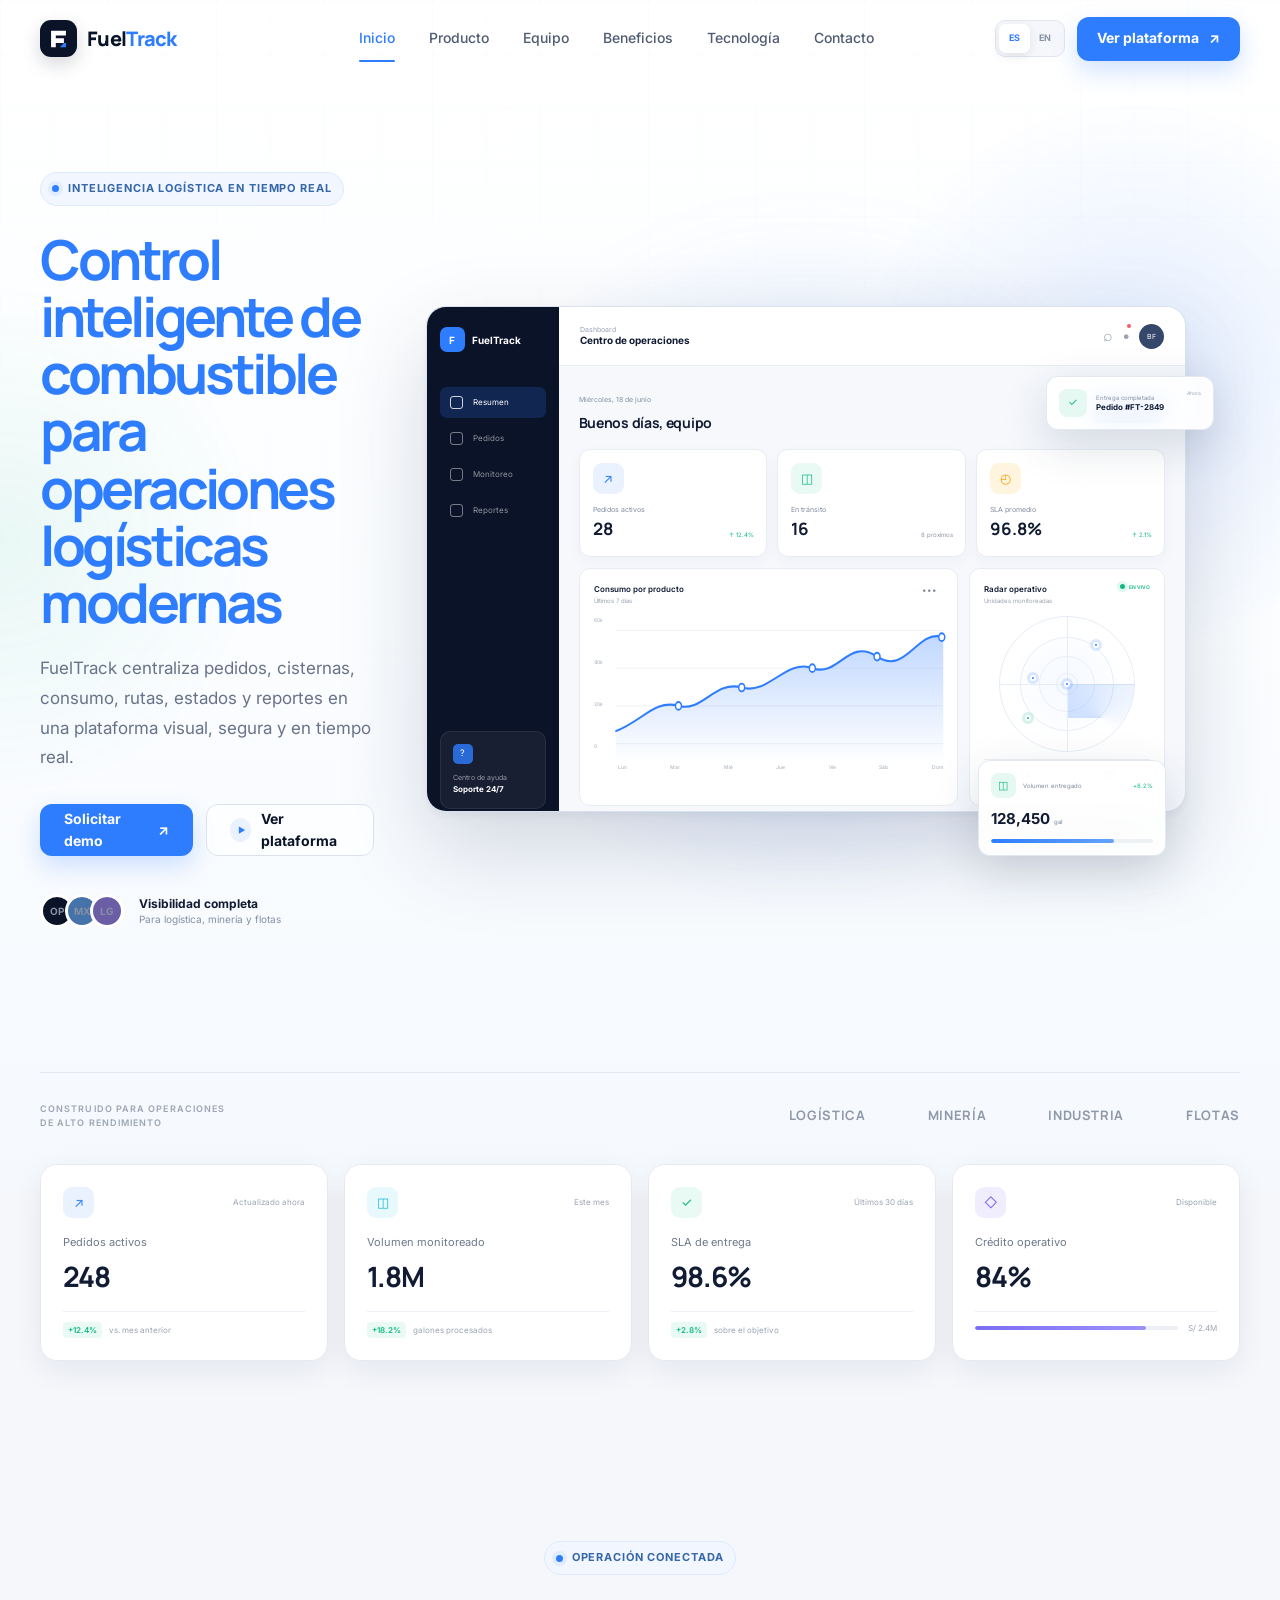
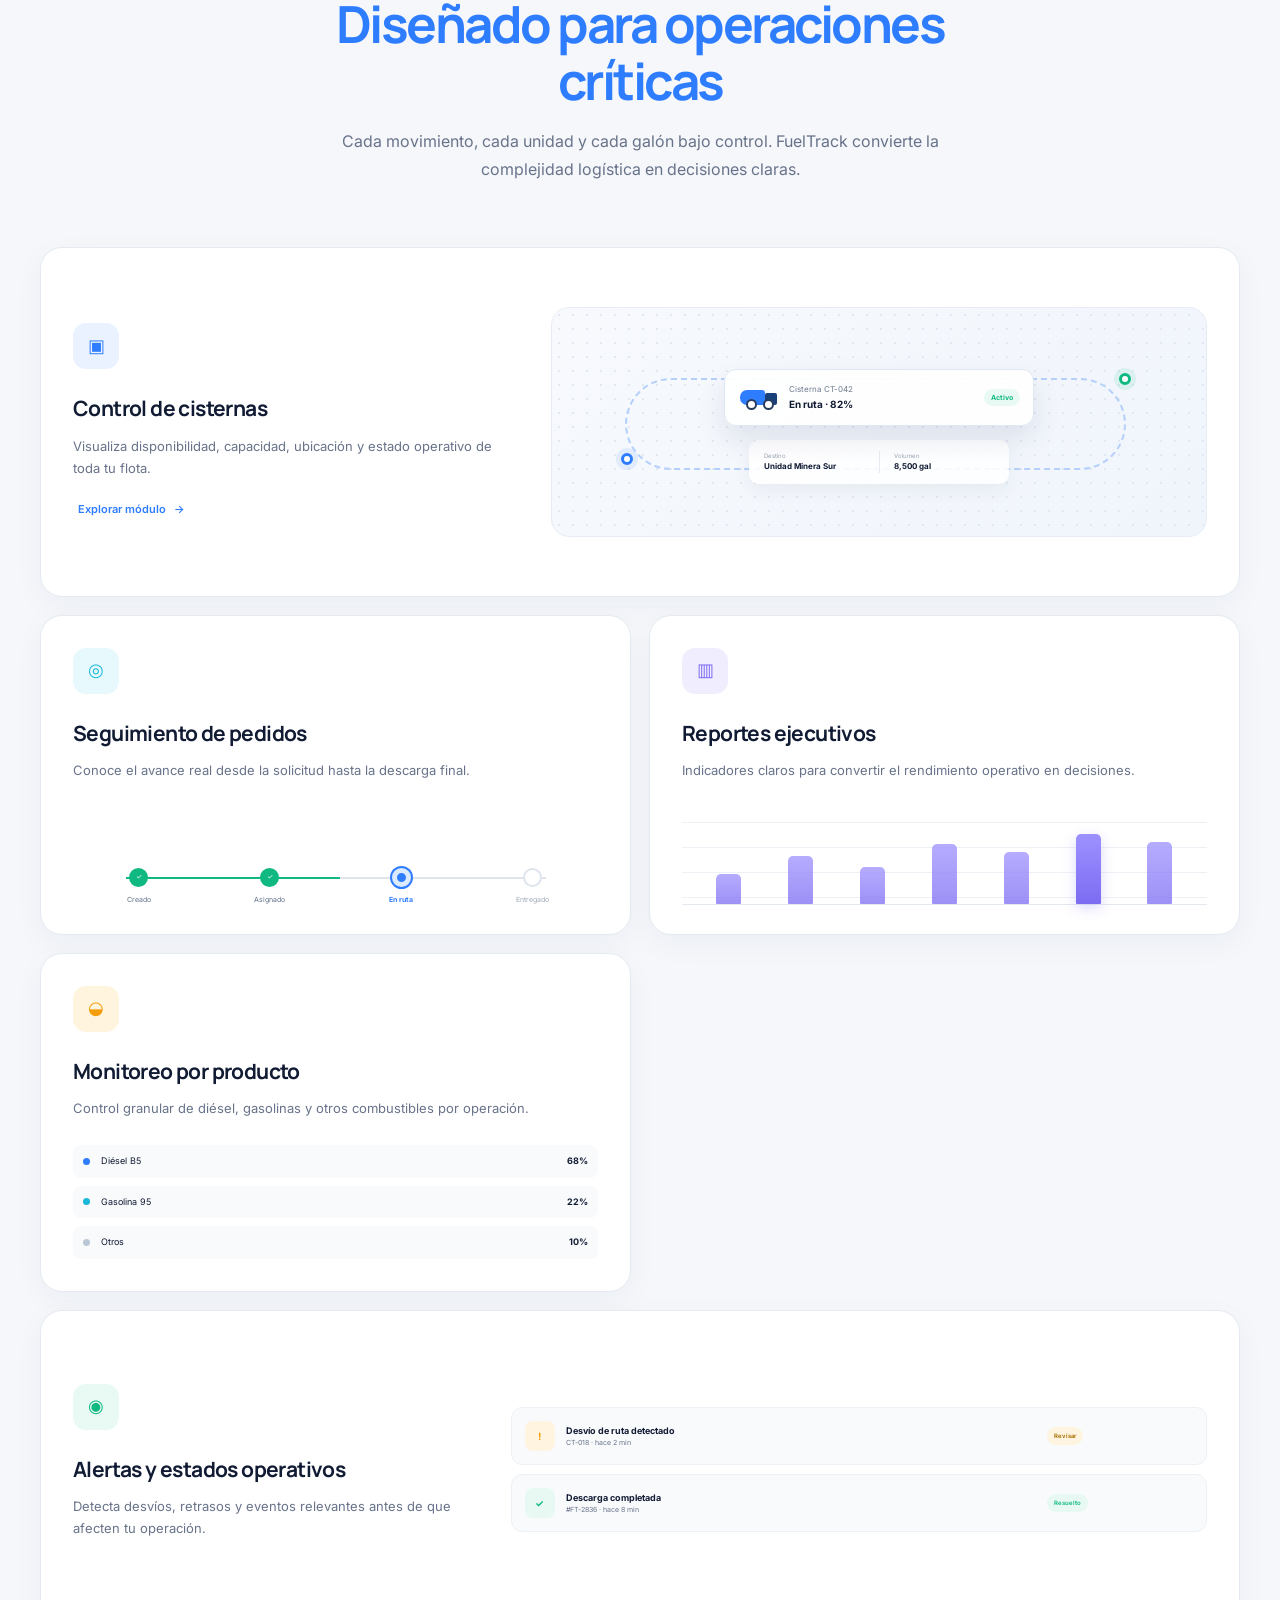
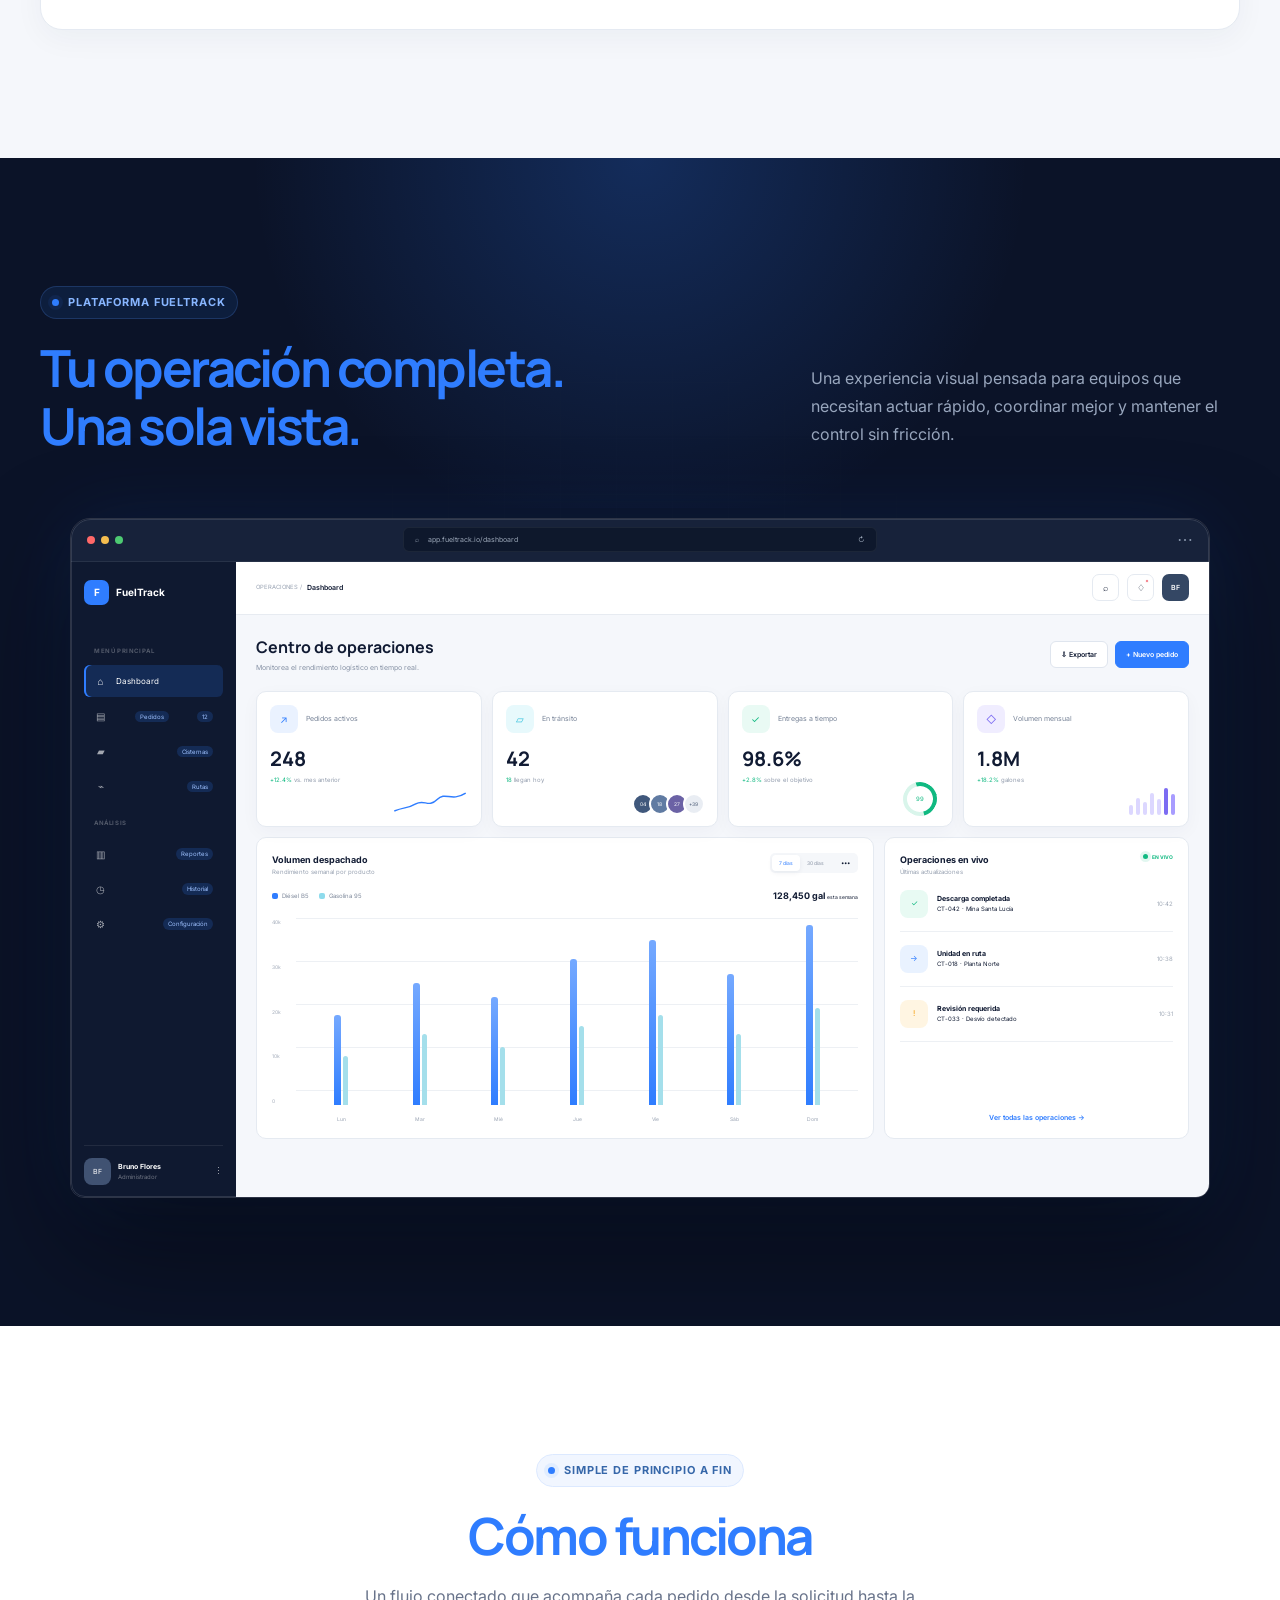
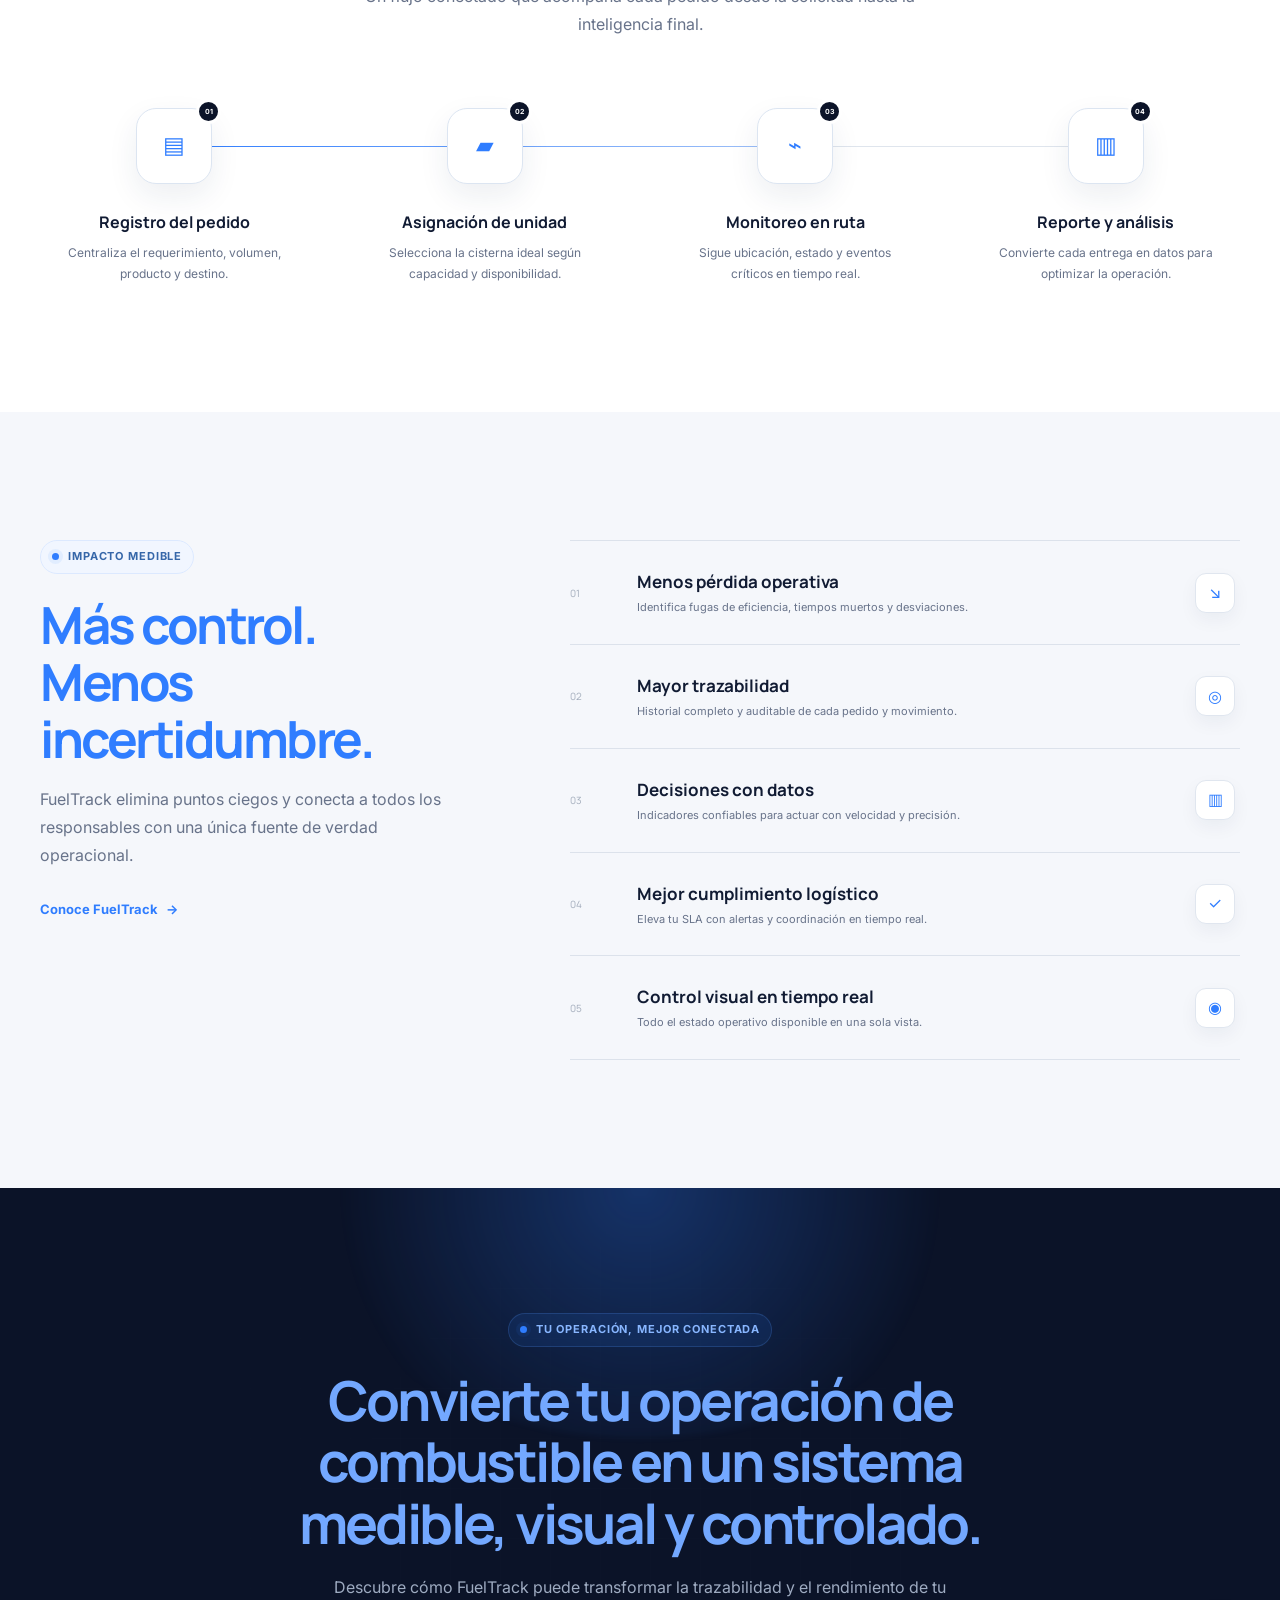
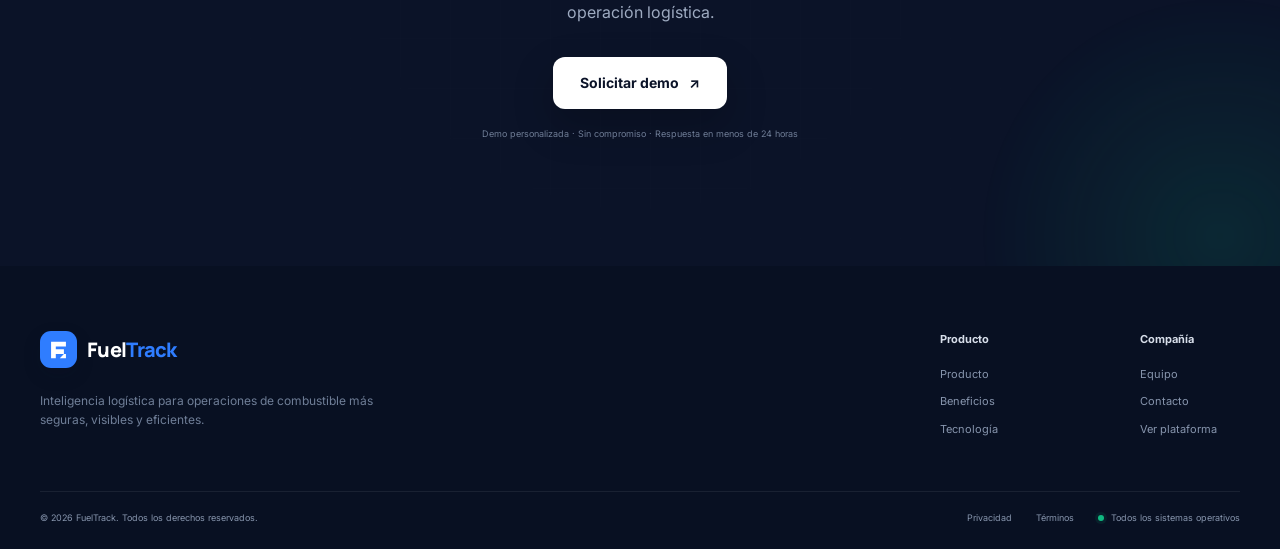
<file: index.html>
<!doctype html>
<html lang="es">
<head>
  <meta charset="UTF-8">
  <meta name="viewport" content="width=device-width, initial-scale=1.0">
  <meta name="description" data-i18n-content="home_meta_description" content="FuelTrack centraliza pedidos, cisternas, consumo, rutas, estados y reportes para operaciones logísticas de combustible.">
  <meta name="theme-color" content="#0b1328">
  <title data-i18n="home_meta_title">FuelTrack — Control inteligente de combustible</title>
  <link rel="preconnect" href="https://fonts.googleapis.com">
  <link rel="preconnect" href="https://fonts.gstatic.com" crossorigin>
  <link href="https://fonts.googleapis.com/css2?family=Inter:wght@400;500;600;700&amp;family=Manrope:wght@600;700;800&amp;display=swap" rel="stylesheet">
  <link rel="stylesheet" href="styles.css">
</head>
<body data-page="home">
  <a class="skip-link" href="#main" data-i18n="skip_link">Ir al contenido</a>

  <header class="site-header" data-header>
    <div class="container nav-wrap">
      <a class="brand" href="index.html" aria-label="FuelTrack">
        <span class="brand-mark" aria-hidden="true"><svg viewBox="0 0 40 40"><path d="M9 8.5h22v7H16v4h12v7H16V33H9V8.5Z"/><path class="mark-accent" d="M28 26.5h3V33h-9l6-6.5Z"/></svg></span>
        <span>Fuel<span>Track</span></span>
      </a>
      <nav class="desktop-nav" data-i18n-aria-label="nav_aria">
        <a class="active" href="index.html" data-i18n="nav_home">Inicio</a>
        <a href="about-product.html" data-i18n="nav_product">Producto</a>
        <a href="about-team.html" data-i18n="nav_team">Equipo</a>
        <a href="#beneficios" data-i18n="nav_benefits">Beneficios</a>
        <a href="#tecnologia" data-i18n="nav_technology">Tecnología</a>
        <a href="#contacto" data-i18n="nav_contact">Contacto</a>
      </nav>
      <div class="nav-tools">
        <div class="lang-switcher" data-lang-switcher aria-label="Language selector">
          <button class="lang-btn active" type="button" data-lang="es">ES</button><button class="lang-btn" type="button" data-lang="en">EN</button>
        </div>
        <a class="button button-primary button-sm nav-cta" href="https://fueltrack-frontend-vue.onrender.com/" target="_blank" rel="noopener noreferrer"><span data-i18n="nav_platform">Ver plataforma</span><span aria-hidden="true">↗</span></a>
      </div>
      <button class="menu-toggle" type="button" data-i18n-aria-label="menu_open" aria-label="Abrir menú" aria-expanded="false" data-menu-toggle><span></span><span></span></button>
    </div>
    <nav class="mobile-nav" data-i18n-aria-label="nav_mobile_aria" data-mobile-nav>
      <a href="index.html" data-i18n="nav_home">Inicio</a><a href="about-product.html" data-i18n="nav_product">Producto</a><a href="about-team.html" data-i18n="nav_team">Equipo</a><a href="#beneficios" data-i18n="nav_benefits">Beneficios</a><a href="#tecnologia" data-i18n="nav_technology">Tecnología</a><a href="#contacto" data-i18n="nav_contact">Contacto</a>
      <div class="mobile-nav-tools"><div class="lang-switcher"><button class="lang-btn active" type="button" data-lang="es">ES</button><button class="lang-btn" type="button" data-lang="en">EN</button></div><a class="button button-primary" href="https://fueltrack-frontend-vue.onrender.com/" target="_blank" rel="noopener noreferrer"><span data-i18n="nav_platform">Ver plataforma</span><span aria-hidden="true">↗</span></a></div>
    </nav>
  </header>

  <main id="main">
    <section class="hero" id="inicio">
      <div class="hero-orb hero-orb-one" aria-hidden="true"></div><div class="hero-orb hero-orb-two" aria-hidden="true"></div>
      <div class="container hero-grid">
        <div class="hero-copy reveal">
          <div class="eyebrow"><span class="status-dot"></span><span data-i18n="hero_badge">Inteligencia logística en tiempo real</span></div>
          <h1><span data-i18n="hero_title">Control inteligente de combustible para</span> <span data-i18n="hero_title_accent">operaciones logísticas modernas</span></h1>
          <p data-i18n="hero_subtitle">FuelTrack centraliza pedidos, cisternas, consumo, rutas, estados y reportes en una plataforma visual, segura y en tiempo real.</p>
          <div class="hero-actions">
            <a class="button button-primary" href="#contacto"><span data-i18n="demo_button">Solicitar demo</span><span aria-hidden="true">↗</span></a>
            <a class="button button-secondary" href="https://fueltrack-frontend-vue.onrender.com/" target="_blank" rel="noopener noreferrer"><span class="play-icon" aria-hidden="true">▶</span><span data-i18n="nav_platform">Ver plataforma</span></a>
          </div>
          <div class="hero-trust"><div class="avatar-stack" aria-hidden="true"><span>OP</span><span>MX</span><span>LG</span></div><div><strong data-i18n="hero_trust_title">Visibilidad completa</strong><span data-i18n="hero_trust_text">Para logística, minería y flotas</span></div></div>
        </div>

        <div class="hero-visual reveal" data-delay="150" data-i18n-aria-label="platform_preview_aria" aria-label="Vista previa de la plataforma FuelTrack">
          <div class="visual-glow" aria-hidden="true"></div>
          <div class="dashboard-shell hero-dashboard">
            <aside class="dash-sidebar"><div class="dash-logo"><span class="mini-mark">F</span><span>FuelTrack</span></div><div class="dash-menu"><span class="selected"><i class="icon-grid"></i><b data-i18n="dash_summary">Resumen</b></span><span><i class="icon-box"></i><b data-i18n="dash_orders">Pedidos</b></span><span><i class="icon-route"></i><b data-i18n="dash_monitoring">Monitoreo</b></span><span><i class="icon-chart"></i><b data-i18n="dash_reports">Reportes</b></span></div><div class="dash-help"><i>?</i><small data-i18n="dash_help">Centro de ayuda</small><strong data-i18n="dash_support">Soporte 24/7</strong></div></aside>
            <div class="dash-main">
              <div class="dash-topbar"><div><span>Dashboard</span><strong data-i18n="dash_operations_center">Centro de operaciones</strong></div><div class="dash-user"><span class="dash-search">⌕</span><span class="notification">•</span><i>BF</i></div></div>
              <div class="dash-content">
                <div class="dash-welcome"><div><span data-i18n="dash_date">Miércoles, 18 de junio</span><h3 data-i18n="dash_greeting">Buenos días, equipo</h3></div><button><span aria-hidden="true">+</span> <span data-i18n="dash_new_order">Nuevo pedido</span></button></div>
                <div class="dash-kpis">
                  <article><div class="metric-icon blue">↗</div><span data-i18n="metric_active_orders">Pedidos activos</span><strong>28</strong><small class="up">↑ 12.4%</small></article>
                  <article><div class="metric-icon green">◫</div><span data-i18n="metric_in_transit">En tránsito</span><strong>16</strong><small class="muted"><span>8</span> <span data-i18n="metric_upcoming">próximos</span></small></article>
                  <article><div class="metric-icon amber">◴</div><span data-i18n="metric_avg_sla">SLA promedio</span><strong>96.8%</strong><small class="up">↑ 2.1%</small></article>
                </div>
                <div class="dash-row">
                  <article class="panel consumption-panel"><div class="panel-head"><div><span data-i18n="consumption_product">Consumo por producto</span><small data-i18n="last_7_days">Últimos 7 días</small></div><button aria-label="Options">•••</button></div><div class="chart-area"><div class="chart-labels"><span>60k</span><span>40k</span><span>20k</span><span>0</span></div><svg class="area-chart" viewBox="0 0 440 155" preserveAspectRatio="none" aria-hidden="true"><defs><linearGradient id="chartFill" x1="0" y1="0" x2="0" y2="1"><stop offset="0" stop-color="#2f7dff" stop-opacity=".30"/><stop offset="1" stop-color="#2f7dff" stop-opacity="0"/></linearGradient></defs><path class="chart-grid" d="M0 18H440M0 57H440M0 96H440M0 135H440"/><path class="chart-fill" d="M0 122 C35 112 52 89 84 96 S133 69 169 77 S229 47 264 57 S312 25 351 45 S405 16 440 25 L440 155 L0 155Z"/><path class="chart-line" d="M0 122 C35 112 52 89 84 96 S133 69 169 77 S229 47 264 57 S312 25 351 45 S405 16 440 25"/><g class="chart-points"><circle cx="84" cy="96" r="4"/><circle cx="169" cy="77" r="4"/><circle cx="264" cy="57" r="4"/><circle cx="351" cy="45" r="4"/><circle cx="438" cy="25" r="4"/></g></svg></div><div class="chart-days"><span data-i18n="day_mon">Lun</span><span data-i18n="day_tue">Mar</span><span data-i18n="day_wed">Mié</span><span data-i18n="day_thu">Jue</span><span data-i18n="day_fri">Vie</span><span data-i18n="day_sat">Sáb</span><span data-i18n="day_sun">Dom</span></div></article>
                  <article class="panel radar-panel"><div class="panel-head"><div><span data-i18n="radar_title">Radar operativo</span><small data-i18n="radar_units">Unidades monitoreadas</small></div><span class="live"><i></i><b data-i18n="live">EN VIVO</b></span></div><div class="radar-visual" aria-hidden="true"><div class="radar-ring ring-one"></div><div class="radar-ring ring-two"></div><div class="radar-ring ring-three"></div><div class="radar-sweep"></div><span class="radar-center"></span><span class="radar-dot dot-a"></span><span class="radar-dot dot-b"></span><span class="radar-dot dot-c"></span></div><div class="radar-stats"><div><strong>24</strong><span data-i18n="active_units">Activas</span></div><div><strong>03</strong><span data-i18n="alerts">Alertas</span></div></div></article>
                </div>
              </div>
            </div>
          </div>
          <div class="floating-card floating-status"><span class="float-icon">✓</span><div><small data-i18n="delivery_complete">Entrega completada</small><strong><span data-i18n="order_label">Pedido</span> #FT-2849</strong></div><time data-i18n="now">Ahora</time></div>
          <div class="floating-card floating-fuel"><div class="fuel-top"><span class="float-icon blue">◫</span><span data-i18n="delivered_volume">Volumen entregado</span><small>+8.2%</small></div><strong>128,450 <i>gal</i></strong><div class="mini-progress"><span></span></div></div>
        </div>
      </div>
      <div class="container partner-strip reveal"><span data-i18n="built_for">CONSTRUIDO PARA OPERACIONES DE ALTO RENDIMIENTO</span><div><strong data-i18n="industry_logistics">LOGÍSTICA</strong><strong data-i18n="industry_mining">MINERÍA</strong><strong data-i18n="industry_industry">INDUSTRIA</strong><strong data-i18n="industry_fleets">FLOTAS</strong></div></div>
    </section>

    <section class="metrics-section" data-i18n-aria-label="metrics_aria">
      <div class="container metric-grid">
        <article class="metric-card reveal"><div class="metric-heading"><span class="metric-icon blue">↗</span><small data-i18n="updated_now">Actualizado ahora</small></div><span data-i18n="metric_active_orders">Pedidos activos</span><strong data-counter="248">0</strong><div class="metric-foot"><i class="positive">+12.4%</i><span data-i18n="vs_previous_month">vs. mes anterior</span></div></article>
        <article class="metric-card reveal" data-delay="80"><div class="metric-heading"><span class="metric-icon cyan">◫</span><small data-i18n="this_month">Este mes</small></div><span data-i18n="monitored_volume">Volumen monitoreado</span><strong data-counter="1.8" data-suffix="M">0</strong><div class="metric-foot"><i class="positive">+18.2%</i><span data-i18n="gallons_processed">galones procesados</span></div></article>
        <article class="metric-card reveal" data-delay="160"><div class="metric-heading"><span class="metric-icon green">✓</span><small data-i18n="last_30_days">Últimos 30 días</small></div><span data-i18n="delivery_sla">SLA de entrega</span><strong data-counter="98.6" data-suffix="%">0</strong><div class="metric-foot"><i class="positive">+2.8%</i><span data-i18n="above_target">sobre el objetivo</span></div></article>
        <article class="metric-card reveal" data-delay="240"><div class="metric-heading"><span class="metric-icon violet">◇</span><small data-i18n="available">Disponible</small></div><span data-i18n="operating_credit">Crédito operativo</span><strong data-counter="84" data-suffix="%">0</strong><div class="metric-foot progress-foot"><div class="progress"><span style="width:84%"></span></div><span>S/ 2.4M</span></div></article>
      </div>
    </section>

    <section class="critical section" id="beneficios">
      <div class="container">
        <div class="section-heading centered reveal"><div class="eyebrow"><span class="status-dot"></span><span data-i18n="critical_badge">Operación conectada</span></div><h2><span data-i18n="critical_title">Diseñado para</span> <span data-i18n="critical_title_accent">operaciones críticas</span></h2><p data-i18n="critical_text">Cada movimiento, cada unidad y cada galón bajo control. FuelTrack convierte la complejidad logística en decisiones claras.</p></div>
        <div class="features-grid">
          <article class="feature-card feature-large reveal"><div class="feature-copy"><span class="feature-icon blue">▣</span><h3 data-i18n="feature_tanks_title">Control de cisternas</h3><p data-i18n="feature_tanks_text">Visualiza disponibilidad, capacidad, ubicación y estado operativo de toda tu flota.</p><a href="about-product.html"><span data-i18n="explore_module">Explorar módulo</span> <span>→</span></a></div><div class="truck-visual" aria-hidden="true"><div class="route-line"></div><span class="route-point start"></span><span class="route-point end"></span><div class="truck-card"><div class="truck-icon"><span></span><i></i><b></b></div><div><small>Cisterna CT-042</small><strong><span data-i18n="in_route">En ruta</span> · 82%</strong></div><em data-i18n="active_status">Activo</em></div><div class="truck-info"><div><span data-i18n="destination">Destino</span><strong data-i18n="mine_south">Unidad Minera Sur</strong></div><div><span data-i18n="volume">Volumen</span><strong>8,500 gal</strong></div></div></div></article>
          <article class="feature-card reveal" data-delay="80"><span class="feature-icon cyan">◎</span><h3 data-i18n="feature_orders_title">Seguimiento de pedidos</h3><p data-i18n="feature_orders_text">Conoce el avance real desde la solicitud hasta la descarga final.</p><div class="order-track" aria-hidden="true"><span class="done"><i>✓</i><b data-i18n="created">Creado</b></span><span class="done"><i>✓</i><b data-i18n="assigned">Asignado</b></span><span class="active"><i></i><b data-i18n="in_route">En ruta</b></span><span><i></i><b data-i18n="delivered">Entregado</b></span></div></article>
          <article class="feature-card reveal" data-delay="120"><span class="feature-icon violet">▥</span><h3 data-i18n="feature_reports_title">Reportes ejecutivos</h3><p data-i18n="feature_reports_text">Indicadores claros para convertir el rendimiento operativo en decisiones.</p><div class="mini-bars" aria-hidden="true"><span style="height:42%"></span><span style="height:68%"></span><span style="height:52%"></span><span style="height:86%"></span><span style="height:74%"></span><span style="height:100%"></span><span style="height:88%"></span></div></article>
          <article class="feature-card reveal"><span class="feature-icon amber">◒</span><h3 data-i18n="feature_products_title">Monitoreo por producto</h3><p data-i18n="feature_products_text">Control granular de diésel, gasolinas y otros combustibles por operación.</p><div class="product-list"><div><i class="product-dot diesel"></i><span>Diésel B5</span><strong>68%</strong></div><div><i class="product-dot gas"></i><span>Gasolina 95</span><strong>22%</strong></div><div><i class="product-dot other"></i><span data-i18n="others">Otros</span><strong>10%</strong></div></div></article>
          <article class="feature-card feature-wide reveal" data-delay="80"><div class="feature-copy"><span class="feature-icon green">◉</span><h3 data-i18n="feature_alerts_title">Alertas y estados operativos</h3><p data-i18n="feature_alerts_text">Detecta desvíos, retrasos y eventos relevantes antes de que afecten tu operación.</p></div><div class="alerts-list"><div><span class="alert-icon warning">!</span><p><strong data-i18n="route_deviation">Desvío de ruta detectado</strong><small><span>CT-018</span> · <span data-i18n="two_minutes_ago">hace 2 min</span></small></p><em data-i18n="review">Revisar</em></div><div><span class="alert-icon success">✓</span><p><strong data-i18n="unloading_complete">Descarga completada</strong><small><span>#FT-2836</span> · <span data-i18n="eight_minutes_ago">hace 8 min</span></small></p><em class="completed" data-i18n="resolved">Resuelto</em></div></div></article>
        </div>
      </div>
    </section>

    <section class="showcase section" id="plataforma">
      <div class="showcase-glow" aria-hidden="true"></div><div class="container">
        <div class="section-heading split reveal"><div><div class="eyebrow dark"><span class="status-dot"></span><span data-i18n="showcase_badge">Plataforma FuelTrack</span></div><h2><span data-i18n="showcase_title">Tu operación completa.</span><br><span data-i18n="showcase_title_accent">Una sola vista.</span></h2></div><p data-i18n="showcase_text">Una experiencia visual pensada para equipos que necesitan actuar rápido, coordinar mejor y mantener el control sin fricción.</p></div>
        <div class="browser-mockup reveal" data-delay="120">
          <div class="browser-bar"><div class="window-controls"><i></i><i></i><i></i></div><div class="address-bar"><span>⌕</span> app.fueltrack.io/dashboard <i>↻</i></div><div class="browser-actions">⋯</div></div>
          <div class="product-ui"><aside class="product-sidebar"><div class="dash-logo"><span class="mini-mark">F</span><span>FuelTrack</span></div><div class="product-nav"><small data-i18n="main_menu">MENÚ PRINCIPAL</small><span class="selected"><i>⌂</i> Dashboard</span><span><i>▤</i><b data-i18n="dash_orders">Pedidos</b><b>12</b></span><span><i>▰</i><b data-i18n="tanks">Cisternas</b></span><span><i>⌁</i><b data-i18n="routes">Rutas</b></span><small data-i18n="analysis">ANÁLISIS</small><span><i>▥</i><b data-i18n="dash_reports">Reportes</b></span><span><i>◷</i><b data-i18n="history">Historial</b></span><span><i>⚙</i><b data-i18n="settings">Configuración</b></span></div><div class="sidebar-account"><i>BF</i><div><strong>Bruno Flores</strong><small data-i18n="administrator">Administrador</small></div><span>⋮</span></div></aside>
            <div class="product-main"><div class="product-top"><div><small data-i18n="operations">OPERACIONES /</small><span>Dashboard</span></div><div class="product-actions"><button>⌕</button><button>♢<i></i></button><span class="account-avatar">BF</span></div></div><div class="product-content">
              <div class="product-welcome"><div><h3 data-i18n="dash_operations_center">Centro de operaciones</h3><p data-i18n="monitor_performance">Monitorea el rendimiento logístico en tiempo real.</p></div><div><button class="outline-btn"><span>⇩</span> <span data-i18n="export">Exportar</span></button><button class="solid-btn"><span>+</span> <span data-i18n="dash_new_order">Nuevo pedido</span></button></div></div>
              <div class="product-kpis"><article><div><span class="metric-icon blue">↗</span><small data-i18n="metric_active_orders">Pedidos activos</small></div><strong>248</strong><p><i>+12.4%</i> <span data-i18n="vs_previous_month">vs. mes anterior</span></p><svg viewBox="0 0 100 35" aria-hidden="true"><path d="M0 28 C15 22 18 25 30 18 S48 24 60 12 S79 16 100 3"/></svg></article><article><div><span class="metric-icon cyan">▱</span><small data-i18n="metric_in_transit">En tránsito</small></div><strong>42</strong><p><i>18</i> <span data-i18n="arrive_today">llegan hoy</span></p><div class="tiny-avatars"><span>04</span><span>18</span><span>27</span><b>+39</b></div></article><article><div><span class="metric-icon green">✓</span><small data-i18n="on_time_deliveries">Entregas a tiempo</small></div><strong>98.6%</strong><p><i>+2.8%</i> <span data-i18n="above_target">sobre objetivo</span></p><div class="ring-progress"><span>99</span></div></article><article><div><span class="metric-icon violet">◇</span><small data-i18n="monthly_volume">Volumen mensual</small></div><strong>1.8M</strong><p><i>+18.2%</i> <span data-i18n="gallons">galones</span></p><div class="spark-bars"><span></span><span></span><span></span><span></span><span></span><span></span><span></span></div></article></div>
              <div class="product-grid"><article class="product-panel volume-chart"><div class="product-panel-head"><div><strong data-i18n="dispatched_volume">Volumen despachado</strong><small data-i18n="weekly_performance">Rendimiento semanal por producto</small></div><div class="chart-filter"><span class="selected" data-i18n="seven_days">7 días</span><span data-i18n="thirty_days">30 días</span><button>•••</button></div></div><div class="chart-legend"><span><i class="legend-blue"></i>Diésel B5</span><span><i class="legend-cyan"></i>Gasolina 95</span><strong>128,450 gal <small data-i18n="this_week">esta semana</small></strong></div><div class="bar-chart"><div class="y-labels"><span>40k</span><span>30k</span><span>20k</span><span>10k</span><span>0</span></div><div class="bars"><div><i style="height:48%"></i><b style="height:26%"></b><span data-i18n="day_mon">Lun</span></div><div><i style="height:65%"></i><b style="height:38%"></b><span data-i18n="day_tue">Mar</span></div><div><i style="height:58%"></i><b style="height:31%"></b><span data-i18n="day_wed">Mié</span></div><div><i style="height:78%"></i><b style="height:42%"></b><span data-i18n="day_thu">Jue</span></div><div><i style="height:88%"></i><b style="height:48%"></b><span data-i18n="day_fri">Vie</span></div><div><i style="height:70%"></i><b style="height:38%"></b><span data-i18n="day_sat">Sáb</span></div><div><i style="height:96%"></i><b style="height:52%"></b><span data-i18n="day_sun">Dom</span></div></div></div></article>
                <article class="product-panel live-operations"><div class="product-panel-head"><div><strong data-i18n="live_operations">Operaciones en vivo</strong><small data-i18n="latest_updates">Últimas actualizaciones</small></div><span class="live"><i></i><b data-i18n="live">EN VIVO</b></span></div><div class="operation-item"><span class="op-icon green">✓</span><div><strong data-i18n="unloading_complete">Descarga completada</strong><small>CT-042 · Mina Santa Lucía</small></div><time>10:42</time></div><div class="operation-item"><span class="op-icon blue">→</span><div><strong data-i18n="unit_in_route">Unidad en ruta</strong><small>CT-018 · Planta Norte</small></div><time>10:38</time></div><div class="operation-item"><span class="op-icon amber">!</span><div><strong data-i18n="review_required">Revisión requerida</strong><small>CT-033 · <span data-i18n="deviation_detected">Desvío detectado</span></small></div><time>10:31</time></div><a href="https://fueltrack-frontend-vue.onrender.com/" target="_blank" rel="noopener noreferrer"><span data-i18n="view_all_operations">Ver todas las operaciones</span> →</a></article></div>
            </div></div>
          </div>
        </div>
      </div>
    </section>

    <section class="workflow section" id="tecnologia"><div class="container"><div class="section-heading centered reveal"><div class="eyebrow"><span class="status-dot"></span><span data-i18n="workflow_badge">Simple de principio a fin</span></div><h2><span data-i18n="workflow_title">Cómo</span> <span data-i18n="workflow_title_accent">funciona</span></h2><p data-i18n="workflow_text">Un flujo conectado que acompaña cada pedido desde la solicitud hasta la inteligencia final.</p></div><div class="workflow-grid"><div class="workflow-line" aria-hidden="true"><span></span></div><article class="workflow-step reveal"><div class="step-icon"><span>01</span><i>▤</i></div><h3 data-i18n="workflow_step_1_title">Registro del pedido</h3><p data-i18n="workflow_step_1_text">Centraliza el requerimiento, volumen, producto y destino.</p></article><article class="workflow-step reveal" data-delay="100"><div class="step-icon"><span>02</span><i>▰</i></div><h3 data-i18n="workflow_step_2_title">Asignación de unidad</h3><p data-i18n="workflow_step_2_text">Selecciona la cisterna ideal según capacidad y disponibilidad.</p></article><article class="workflow-step reveal" data-delay="200"><div class="step-icon"><span>03</span><i>⌁</i></div><h3 data-i18n="workflow_step_3_title">Monitoreo en ruta</h3><p data-i18n="workflow_step_3_text">Sigue ubicación, estado y eventos críticos en tiempo real.</p></article><article class="workflow-step reveal" data-delay="300"><div class="step-icon"><span>04</span><i>▥</i></div><h3 data-i18n="workflow_step_4_title">Reporte y análisis</h3><p data-i18n="workflow_step_4_text">Convierte cada entrega en datos para optimizar la operación.</p></article></div></div></section>

    <section class="benefits section"><div class="container benefits-grid"><div class="benefits-copy reveal"><div class="eyebrow"><span class="status-dot"></span><span data-i18n="benefits_badge">Impacto medible</span></div><h2><span data-i18n="benefits_title">Más control.</span><br><span data-i18n="benefits_title_accent">Menos incertidumbre.</span></h2><p data-i18n="benefits_text">FuelTrack elimina puntos ciegos y conecta a todos los responsables con una única fuente de verdad operacional.</p><a class="text-link" href="about-product.html"><span data-i18n="discover_fueltrack">Conoce FuelTrack</span><span>→</span></a></div><div class="benefits-list"><article class="benefit-item reveal"><span>01</span><div><h3 data-i18n="benefit_1_title">Menos pérdida operativa</h3><p data-i18n="benefit_1_text">Identifica fugas de eficiencia, tiempos muertos y desviaciones.</p></div><i>↘</i></article><article class="benefit-item reveal"><span>02</span><div><h3 data-i18n="benefit_2_title">Mayor trazabilidad</h3><p data-i18n="benefit_2_text">Historial completo y auditable de cada pedido y movimiento.</p></div><i>◎</i></article><article class="benefit-item reveal"><span>03</span><div><h3 data-i18n="benefit_3_title">Decisiones con datos</h3><p data-i18n="benefit_3_text">Indicadores confiables para actuar con velocidad y precisión.</p></div><i>▥</i></article><article class="benefit-item reveal"><span>04</span><div><h3 data-i18n="benefit_4_title">Mejor cumplimiento logístico</h3><p data-i18n="benefit_4_text">Eleva tu SLA con alertas y coordinación en tiempo real.</p></div><i>✓</i></article><article class="benefit-item reveal"><span>05</span><div><h3 data-i18n="benefit_5_title">Control visual en tiempo real</h3><p data-i18n="benefit_5_text">Todo el estado operativo disponible en una sola vista.</p></div><i>◉</i></article></div></div></section>

    <section class="final-cta" id="contacto"><div class="cta-grid" aria-hidden="true"></div><div class="cta-orb cta-orb-one" aria-hidden="true"></div><div class="cta-orb cta-orb-two" aria-hidden="true"></div><div class="container cta-content reveal"><div class="eyebrow dark"><span class="status-dot"></span><span data-i18n="cta_badge">Tu operación, mejor conectada</span></div><h2><span data-i18n="cta_title">Convierte tu operación de combustible en un sistema</span> <span data-i18n="cta_title_accent">medible, visual y controlado.</span></h2><p data-i18n="cta_text">Descubre cómo FuelTrack puede transformar la trazabilidad y el rendimiento de tu operación logística.</p><a class="button button-light" href="mailto:demo@fueltrack.io?subject=Solicitud%20de%20demo%20FuelTrack"><span data-i18n="demo_button">Solicitar demo</span><span aria-hidden="true">↗</span></a><small data-i18n="cta_note">Demo personalizada · Sin compromiso · Respuesta en menos de 24 horas</small></div></section>
  </main>

  <footer class="site-footer"><div class="container footer-main"><div class="footer-brand"><a class="brand light" href="index.html"><span class="brand-mark" aria-hidden="true"><svg viewBox="0 0 40 40"><path d="M9 8.5h22v7H16v4h12v7H16V33H9V8.5Z"/><path class="mark-accent" d="M28 26.5h3V33h-9l6-6.5Z"/></svg></span><span>Fuel<span>Track</span></span></a><p data-i18n="footer_text">Inteligencia logística para operaciones de combustible más seguras, visibles y eficientes.</p></div><div class="footer-links"><div><strong data-i18n="footer_product">Producto</strong><a href="about-product.html" data-i18n="nav_product">Producto</a><a href="index.html#beneficios" data-i18n="nav_benefits">Beneficios</a><a href="index.html#tecnologia" data-i18n="nav_technology">Tecnología</a></div><div><strong data-i18n="footer_company">Compañía</strong><a href="about-team.html" data-i18n="nav_team">Equipo</a><a href="index.html#contacto" data-i18n="nav_contact">Contacto</a><a href="https://fueltrack-frontend-vue.onrender.com/" target="_blank" rel="noopener noreferrer" data-i18n="nav_platform">Ver plataforma</a></div></div></div><div class="container footer-bottom"><span><span>© 2026 FuelTrack.</span> <span data-i18n="footer_rights">Todos los derechos reservados.</span></span><div><a href="#" data-i18n="footer_privacy">Privacidad</a><a href="#" data-i18n="footer_terms">Términos</a><span class="system-status"><i></i><span data-i18n="footer_status">Todos los sistemas operativos</span></span></div></div></footer>
  <script src="script.js"></script>
</body>
</html>
</file>
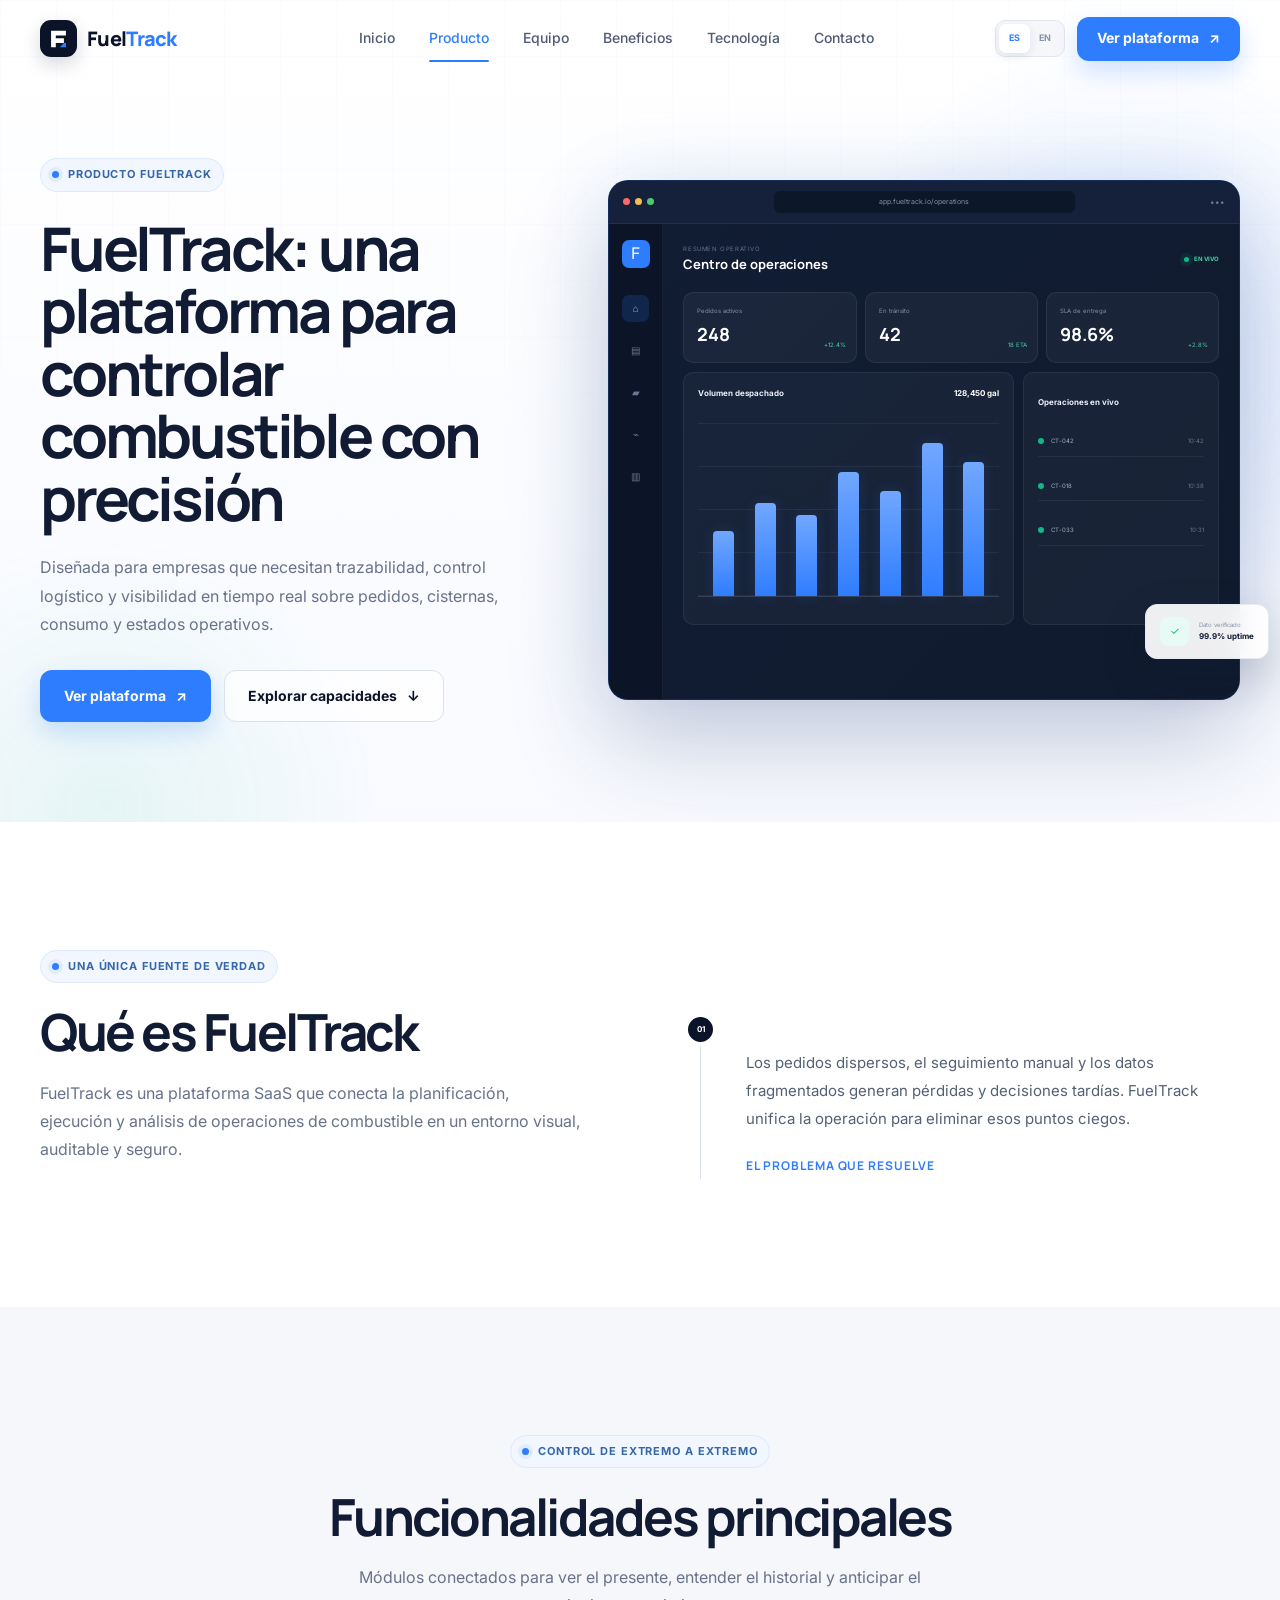
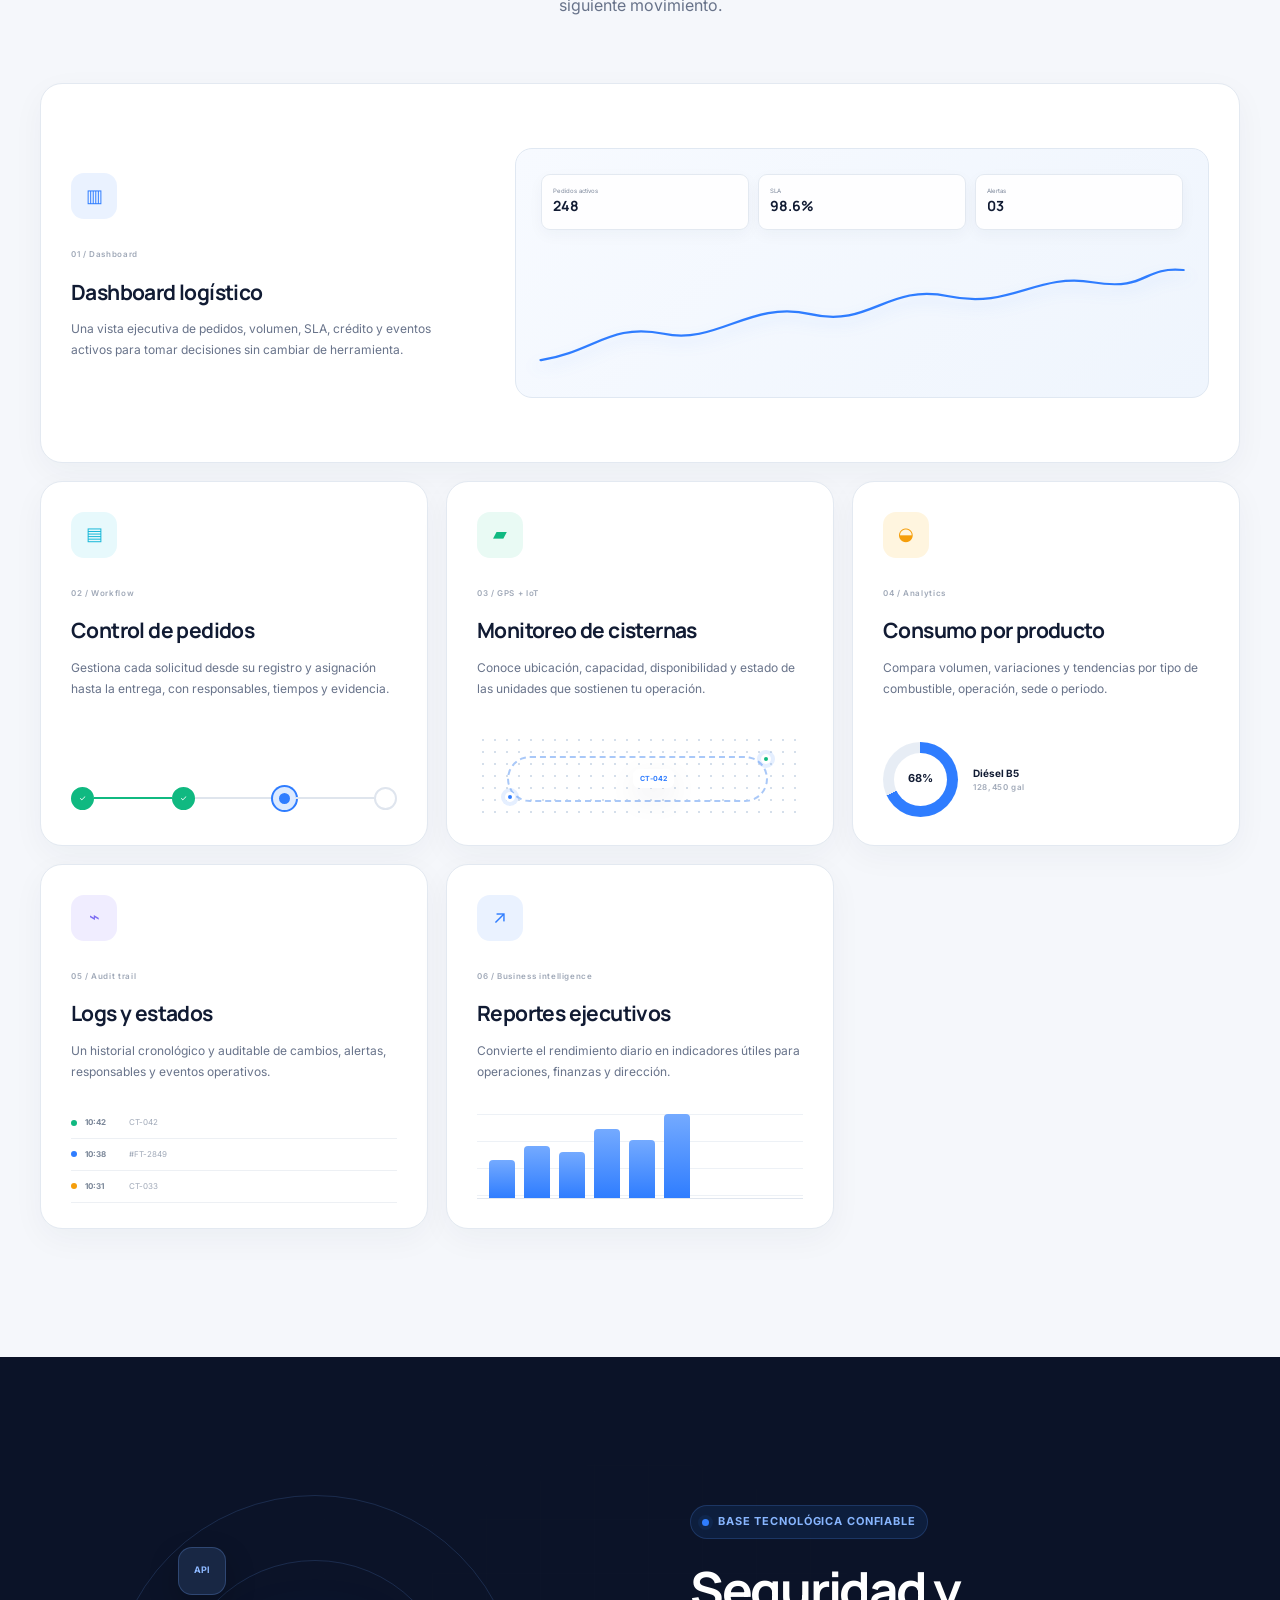
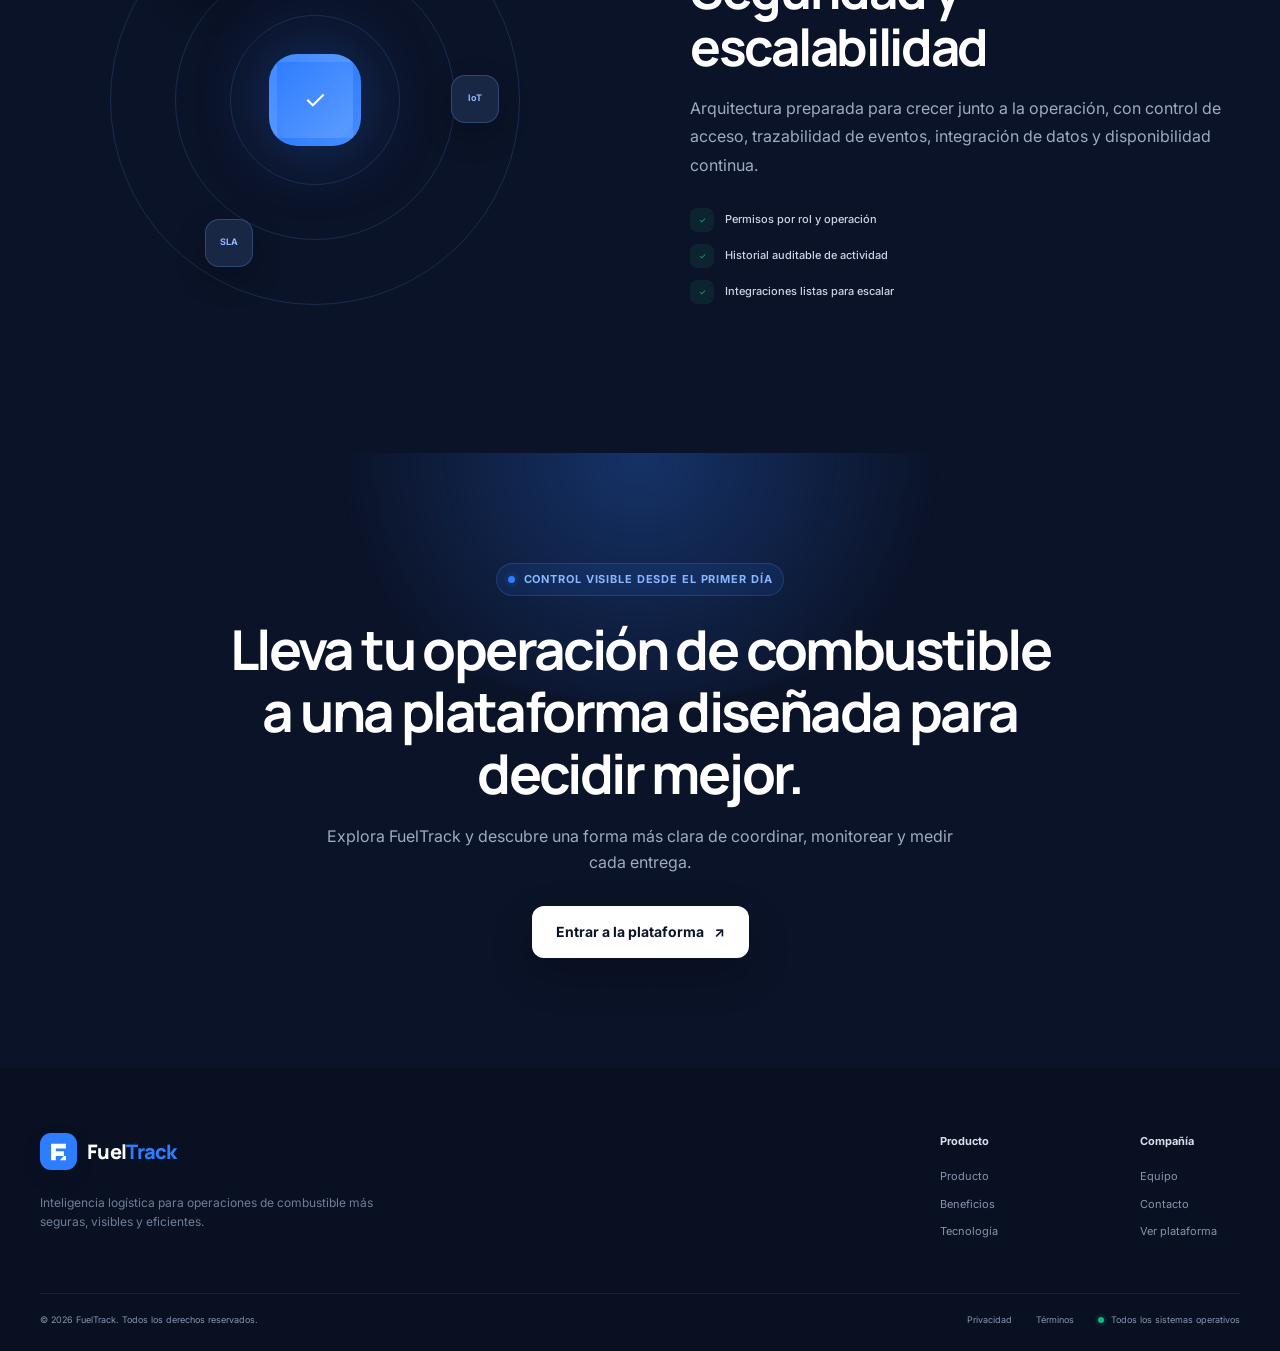
<file: about-product.html>
<!doctype html>
<html lang="es">
<head>
  <meta charset="UTF-8">
  <meta name="viewport" content="width=device-width, initial-scale=1.0">
  <meta name="description" data-i18n-content="product_hero_subtitle" content="Diseñada para empresas que necesitan trazabilidad, control logístico y visibilidad en tiempo real.">
  <meta name="theme-color" content="#0b1328">
  <title data-i18n="product_meta_title">FuelTrack — Producto</title>
  <link rel="preconnect" href="https://fonts.googleapis.com"><link rel="preconnect" href="https://fonts.gstatic.com" crossorigin>
  <link href="https://fonts.googleapis.com/css2?family=Inter:wght@400;500;600;700&amp;family=Manrope:wght@600;700;800&amp;display=swap" rel="stylesheet"><link rel="stylesheet" href="styles.css">
</head>
<body data-page="product">
  <a class="skip-link" href="#main" data-i18n="skip_link">Ir al contenido</a>
  <header class="site-header" data-header>
    <div class="container nav-wrap">
      <a class="brand" href="index.html" aria-label="FuelTrack"><span class="brand-mark" aria-hidden="true"><svg viewBox="0 0 40 40"><path d="M9 8.5h22v7H16v4h12v7H16V33H9V8.5Z"/><path class="mark-accent" d="M28 26.5h3V33h-9l6-6.5Z"/></svg></span><span>Fuel<span>Track</span></span></a>
      <nav class="desktop-nav" data-i18n-aria-label="nav_aria"><a href="index.html" data-i18n="nav_home">Inicio</a><a class="active" href="about-product.html" data-i18n="nav_product">Producto</a><a href="about-team.html" data-i18n="nav_team">Equipo</a><a href="index.html#beneficios" data-i18n="nav_benefits">Beneficios</a><a href="index.html#tecnologia" data-i18n="nav_technology">Tecnología</a><a href="#contacto" data-i18n="nav_contact">Contacto</a></nav>
      <div class="nav-tools"><div class="lang-switcher"><button class="lang-btn active" type="button" data-lang="es">ES</button><button class="lang-btn" type="button" data-lang="en">EN</button></div><a class="button button-primary button-sm nav-cta" href="https://fueltrack-frontend-vue.onrender.com/" target="_blank" rel="noopener noreferrer"><span data-i18n="nav_platform">Ver plataforma</span><span aria-hidden="true">↗</span></a></div>
      <button class="menu-toggle" type="button" data-i18n-aria-label="menu_open" aria-label="Abrir menú" aria-expanded="false" data-menu-toggle><span></span><span></span></button>
    </div>
    <nav class="mobile-nav" data-i18n-aria-label="nav_mobile_aria" data-mobile-nav><a href="index.html" data-i18n="nav_home">Inicio</a><a href="about-product.html" data-i18n="nav_product">Producto</a><a href="about-team.html" data-i18n="nav_team">Equipo</a><a href="index.html#beneficios" data-i18n="nav_benefits">Beneficios</a><a href="index.html#tecnologia" data-i18n="nav_technology">Tecnología</a><a href="#contacto" data-i18n="nav_contact">Contacto</a><div class="mobile-nav-tools"><div class="lang-switcher"><button class="lang-btn active" type="button" data-lang="es">ES</button><button class="lang-btn" type="button" data-lang="en">EN</button></div><a class="button button-primary" href="https://fueltrack-frontend-vue.onrender.com/" target="_blank" rel="noopener noreferrer"><span data-i18n="nav_platform">Ver plataforma</span><span aria-hidden="true">↗</span></a></div></nav>
  </header>

  <main id="main">
    <section class="subpage-hero product-page-hero">
      <div class="subpage-grid-bg" aria-hidden="true"></div><div class="hero-orb subpage-orb-one" aria-hidden="true"></div><div class="hero-orb subpage-orb-two" aria-hidden="true"></div>
      <div class="container subpage-hero-grid">
        <div class="subpage-hero-copy reveal"><div class="eyebrow"><span class="status-dot"></span><span data-i18n="product_hero_badge">Producto FuelTrack</span></div><h1 data-i18n="product_hero_title">FuelTrack: una plataforma para controlar combustible con precisión</h1><p data-i18n="product_hero_subtitle">Diseñada para empresas que necesitan trazabilidad, control logístico y visibilidad en tiempo real sobre pedidos, cisternas, consumo y estados operativos.</p><div class="hero-actions"><a class="button button-primary" href="https://fueltrack-frontend-vue.onrender.com/" target="_blank" rel="noopener noreferrer"><span data-i18n="nav_platform">Ver plataforma</span><span aria-hidden="true">↗</span></a><a class="button button-secondary" href="#capacidades"><span data-i18n="product_explore_features">Explorar capacidades</span><span aria-hidden="true">↓</span></a></div></div>
        <div class="product-hero-console reveal" data-delay="140" aria-hidden="true">
          <div class="console-top"><div><i></i><i></i><i></i></div><span>app.fueltrack.io/operations</span><b>•••</b></div>
          <div class="console-body"><aside><span class="mini-mark">F</span><i class="selected">⌂</i><i>▤</i><i>▰</i><i>⌁</i><i>▥</i></aside><div class="console-main"><div class="console-heading"><div><small data-i18n="product_console_overview">RESUMEN OPERATIVO</small><strong data-i18n="dash_operations_center">Centro de operaciones</strong></div><span><i></i><b data-i18n="live">EN VIVO</b></span></div><div class="console-metrics"><article><small data-i18n="metric_active_orders">Pedidos activos</small><strong>248</strong><em>+12.4%</em></article><article><small data-i18n="metric_in_transit">En tránsito</small><strong>42</strong><em>18 ETA</em></article><article><small data-i18n="delivery_sla">SLA de entrega</small><strong>98.6%</strong><em>+2.8%</em></article></div><div class="console-bottom"><article><div><strong data-i18n="dispatched_volume">Volumen despachado</strong><span>128,450 gal</span></div><div class="console-chart"><i style="height:38%"></i><i style="height:54%"></i><i style="height:47%"></i><i style="height:72%"></i><i style="height:61%"></i><i style="height:89%"></i><i style="height:78%"></i></div></article><article><strong data-i18n="live_operations">Operaciones en vivo</strong><div><i class="green-dot"></i><span>CT-042</span><em>10:42</em></div><div><i class="blue-dot"></i><span>CT-018</span><em>10:38</em></div><div><i class="amber-dot"></i><span>CT-033</span><em>10:31</em></div></article></div></div></div>
          <div class="console-float"><span>✓</span><div><small data-i18n="product_verified_data">Dato verificado</small><strong>99.9% uptime</strong></div></div>
        </div>
      </div>
    </section>

    <section class="product-intro section"><div class="container intro-split"><div class="section-heading reveal"><div class="eyebrow"><span class="status-dot"></span><span data-i18n="product_what_badge">Una única fuente de verdad</span></div><h2 data-i18n="product_what_title">Qué es FuelTrack</h2><p data-i18n="product_what_text">FuelTrack es una plataforma SaaS que conecta la planificación, ejecución y análisis de operaciones de combustible en un entorno visual, auditable y seguro.</p></div><div class="intro-statement reveal" data-delay="100"><span>01</span><p data-i18n="product_problem_text">Los pedidos dispersos, el seguimiento manual y los datos fragmentados generan pérdidas y decisiones tardías. FuelTrack unifica la operación para eliminar esos puntos ciegos.</p><h3 data-i18n="product_problem_title">El problema que resuelve</h3></div></div></section>

    <section class="product-capabilities section" id="capacidades"><div class="container"><div class="section-heading centered reveal"><div class="eyebrow"><span class="status-dot"></span><span data-i18n="product_features_badge">Control de extremo a extremo</span></div><h2 data-i18n="product_features_title">Funcionalidades principales</h2><p data-i18n="product_features_text">Módulos conectados para ver el presente, entender el historial y anticipar el siguiente movimiento.</p></div>
      <div class="capability-grid">
        <article class="capability-card capability-featured reveal"><div><span class="feature-icon blue">▥</span><small>01 / Dashboard</small><h3 data-i18n="product_feature_dashboard_title">Dashboard logístico</h3><p data-i18n="product_feature_dashboard_text">Una vista ejecutiva de pedidos, volumen, SLA, crédito y eventos activos para tomar decisiones sin cambiar de herramienta.</p></div><div class="capability-visual dashboard-visual"><div class="visual-kpis"><span><i data-i18n="metric_active_orders">Pedidos activos</i><b>248</b></span><span><i>SLA</i><b>98.6%</b></span><span><i data-i18n="alerts">Alertas</i><b>03</b></span></div><svg viewBox="0 0 460 130" preserveAspectRatio="none"><path d="M0 112 C38 103 50 72 88 84 S150 48 193 63 S248 30 292 44 S355 19 395 29 S430 12 460 16"/></svg></div></article>
        <article class="capability-card reveal" data-delay="80"><span class="feature-icon cyan">▤</span><small>02 / Workflow</small><h3 data-i18n="product_feature_orders_title">Control de pedidos</h3><p data-i18n="product_feature_orders_text">Gestiona cada solicitud desde su registro y asignación hasta la entrega, con responsables, tiempos y evidencia.</p><div class="card-status-flow"><span class="done">✓</span><i></i><span class="done">✓</span><i></i><span class="active"></span><i></i><span></span></div></article>
        <article class="capability-card reveal" data-delay="120"><span class="feature-icon green">▰</span><small>03 / GPS + IoT</small><h3 data-i18n="product_feature_tanks_title">Monitoreo de cisternas</h3><p data-i18n="product_feature_tanks_text">Conoce ubicación, capacidad, disponibilidad y estado de las unidades que sostienen tu operación.</p><div class="tank-mini-map"><i class="route"></i><span class="point one"></span><span class="point two"></span><b>CT-042</b></div></article>
        <article class="capability-card reveal"><span class="feature-icon amber">◒</span><small>04 / Analytics</small><h3 data-i18n="product_feature_consumption_title">Consumo por producto</h3><p data-i18n="product_feature_consumption_text">Compara volumen, variaciones y tendencias por tipo de combustible, operación, sede o periodo.</p><div class="consumption-rings"><span><i>68%</i></span><div><b>Diésel B5</b><small>128,450 gal</small></div></div></article>
        <article class="capability-card reveal" data-delay="80"><span class="feature-icon violet">⌁</span><small>05 / Audit trail</small><h3 data-i18n="product_feature_logs_title">Logs y estados</h3><p data-i18n="product_feature_logs_text">Un historial cronológico y auditable de cambios, alertas, responsables y eventos operativos.</p><div class="log-lines"><span><i class="green-dot"></i><b>10:42</b><em>CT-042</em></span><span><i class="blue-dot"></i><b>10:38</b><em>#FT-2849</em></span><span><i class="amber-dot"></i><b>10:31</b><em>CT-033</em></span></div></article>
        <article class="capability-card reveal" data-delay="120"><span class="feature-icon blue">↗</span><small>06 / Business intelligence</small><h3 data-i18n="product_feature_reports_title">Reportes ejecutivos</h3><p data-i18n="product_feature_reports_text">Convierte el rendimiento diario en indicadores útiles para operaciones, finanzas y dirección.</p><div class="report-bars"><i style="height:45%"></i><i style="height:62%"></i><i style="height:54%"></i><i style="height:82%"></i><i style="height:69%"></i><i style="height:100%"></i></div></article>
      </div>
    </div></section>

    <section class="security-section section"><div class="container security-layout"><div class="security-visual reveal"><div class="security-rings"><span class="shield-core">✓</span><i></i><i></i><i></i><b class="security-node node-one">API</b><b class="security-node node-two">IoT</b><b class="security-node node-three">SLA</b></div></div><div class="security-copy reveal" data-delay="120"><div class="eyebrow dark"><span class="status-dot"></span><span data-i18n="product_security_badge">Base tecnológica confiable</span></div><h2 data-i18n="product_security_title">Seguridad y escalabilidad</h2><p data-i18n="product_security_text">Arquitectura preparada para crecer junto a la operación, con control de acceso, trazabilidad de eventos, integración de datos y disponibilidad continua.</p><div class="security-points"><span><i>✓</i><b data-i18n="product_security_point_1">Permisos por rol y operación</b></span><span><i>✓</i><b data-i18n="product_security_point_2">Historial auditable de actividad</b></span><span><i>✓</i><b data-i18n="product_security_point_3">Integraciones listas para escalar</b></span></div></div></div></section>

    <section class="final-cta subpage-cta" id="contacto"><div class="cta-grid" aria-hidden="true"></div><div class="cta-orb cta-orb-one" aria-hidden="true"></div><div class="container cta-content reveal"><div class="eyebrow dark"><span class="status-dot"></span><span data-i18n="product_cta_badge">Control visible desde el primer día</span></div><h2 data-i18n="product_cta_title">Lleva tu operación de combustible a una plataforma diseñada para decidir mejor.</h2><p data-i18n="product_cta_text">Explora FuelTrack y descubre una forma más clara de coordinar, monitorear y medir cada entrega.</p><a class="button button-light" href="https://fueltrack-frontend-vue.onrender.com/" target="_blank" rel="noopener noreferrer"><span data-i18n="product_cta_button">Entrar a la plataforma</span><span aria-hidden="true">↗</span></a></div></section>
  </main>

  <footer class="site-footer"><div class="container footer-main"><div class="footer-brand"><a class="brand light" href="index.html"><span class="brand-mark" aria-hidden="true"><svg viewBox="0 0 40 40"><path d="M9 8.5h22v7H16v4h12v7H16V33H9V8.5Z"/><path class="mark-accent" d="M28 26.5h3V33h-9l6-6.5Z"/></svg></span><span>Fuel<span>Track</span></span></a><p data-i18n="footer_text">Inteligencia logística para operaciones de combustible más seguras, visibles y eficientes.</p></div><div class="footer-links"><div><strong data-i18n="footer_product">Producto</strong><a href="about-product.html" data-i18n="nav_product">Producto</a><a href="index.html#beneficios" data-i18n="nav_benefits">Beneficios</a><a href="index.html#tecnologia" data-i18n="nav_technology">Tecnología</a></div><div><strong data-i18n="footer_company">Compañía</strong><a href="about-team.html" data-i18n="nav_team">Equipo</a><a href="#contacto" data-i18n="nav_contact">Contacto</a><a href="https://fueltrack-frontend-vue.onrender.com/" target="_blank" rel="noopener noreferrer" data-i18n="nav_platform">Ver plataforma</a></div></div></div><div class="container footer-bottom"><span><span>© 2026 FuelTrack.</span> <span data-i18n="footer_rights">Todos los derechos reservados.</span></span><div><a href="#" data-i18n="footer_privacy">Privacidad</a><a href="#" data-i18n="footer_terms">Términos</a><span class="system-status"><i></i><span data-i18n="footer_status">Todos los sistemas operativos</span></span></div></div></footer>
  <script src="script.js"></script>
</body>
</html>
</file>
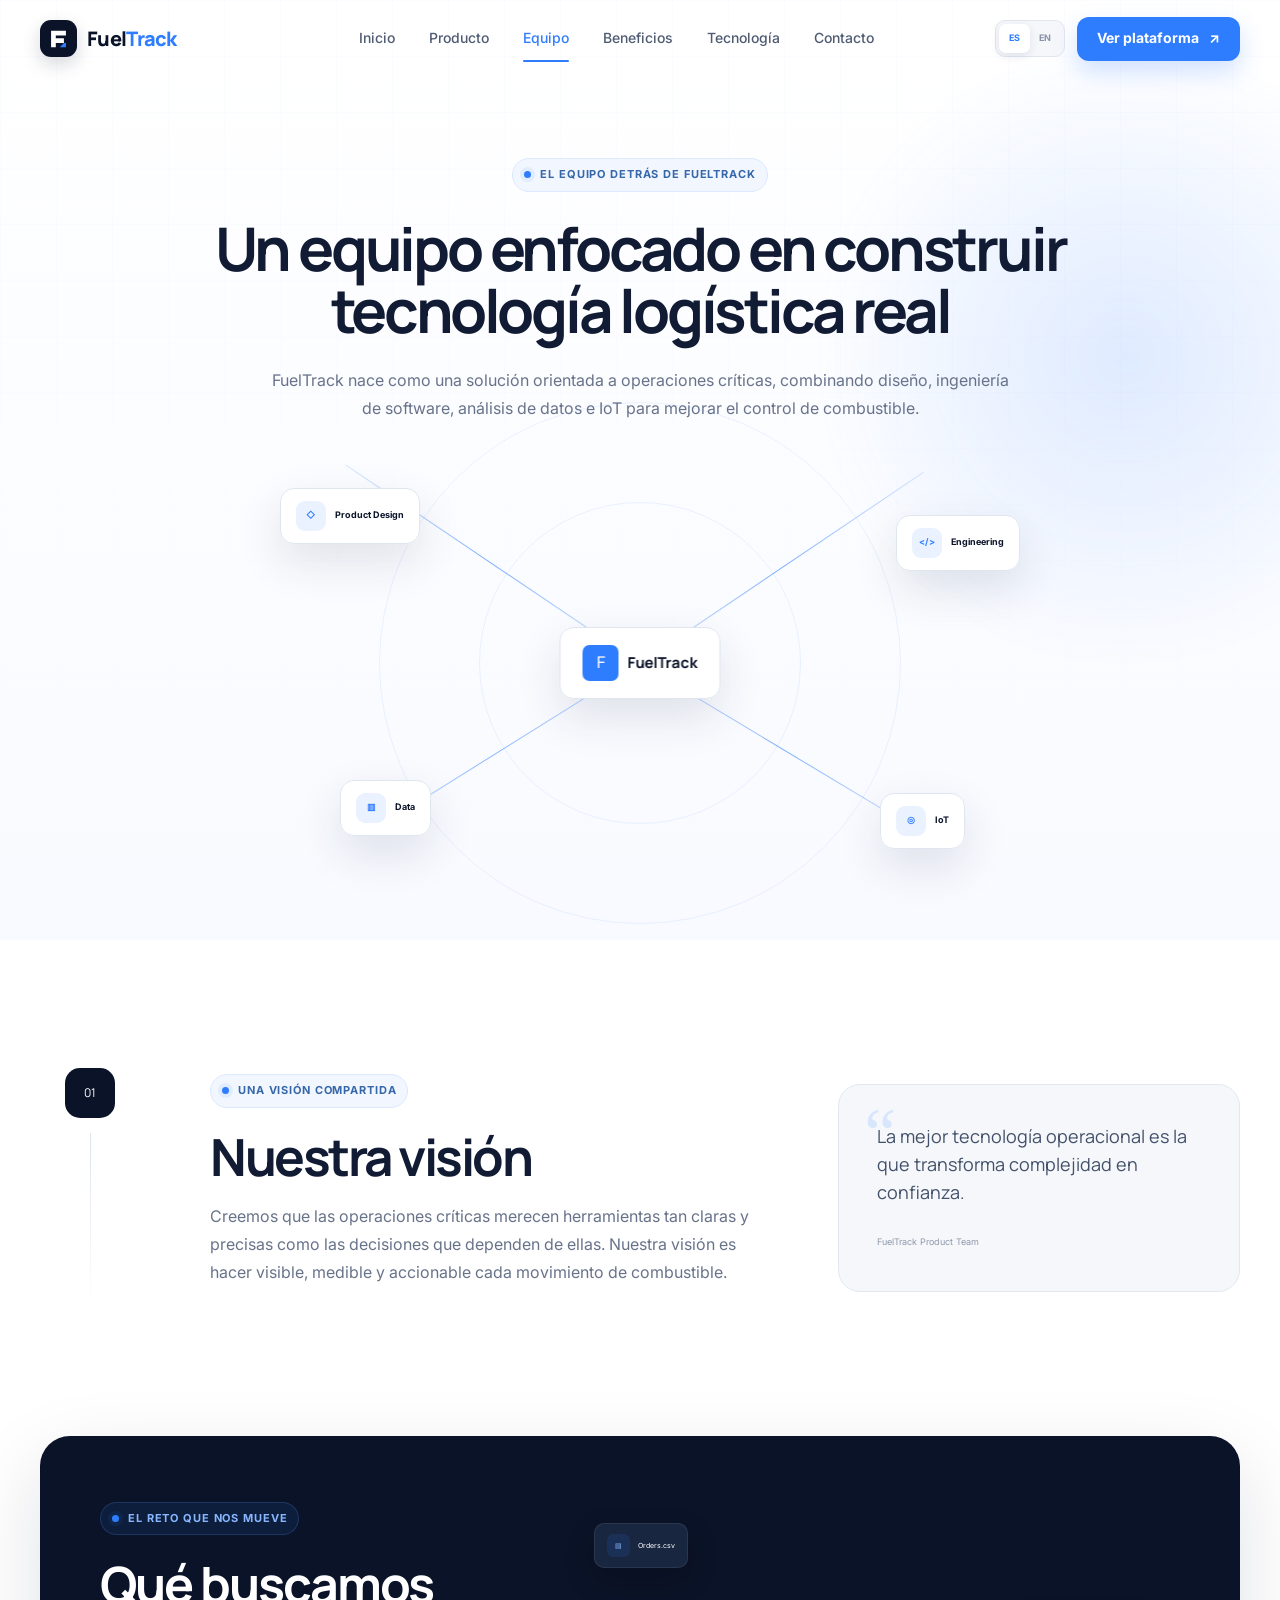
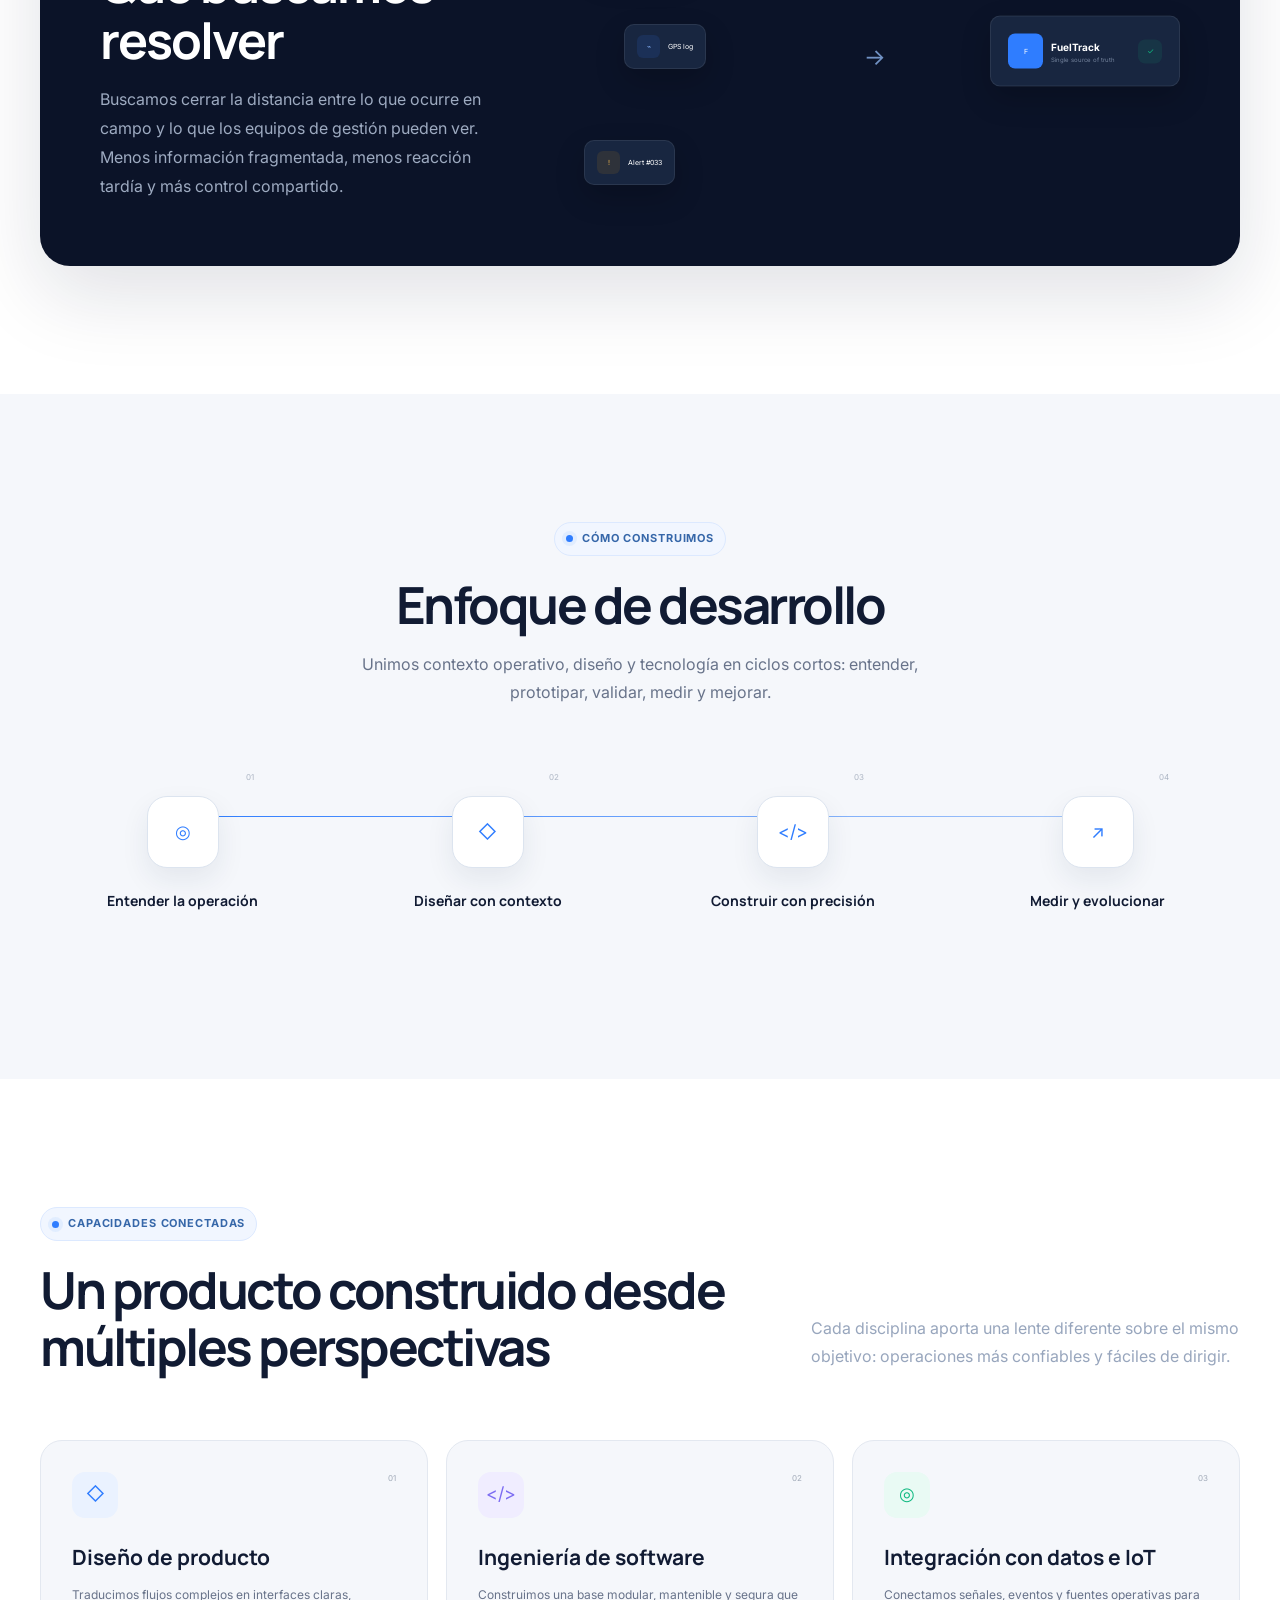
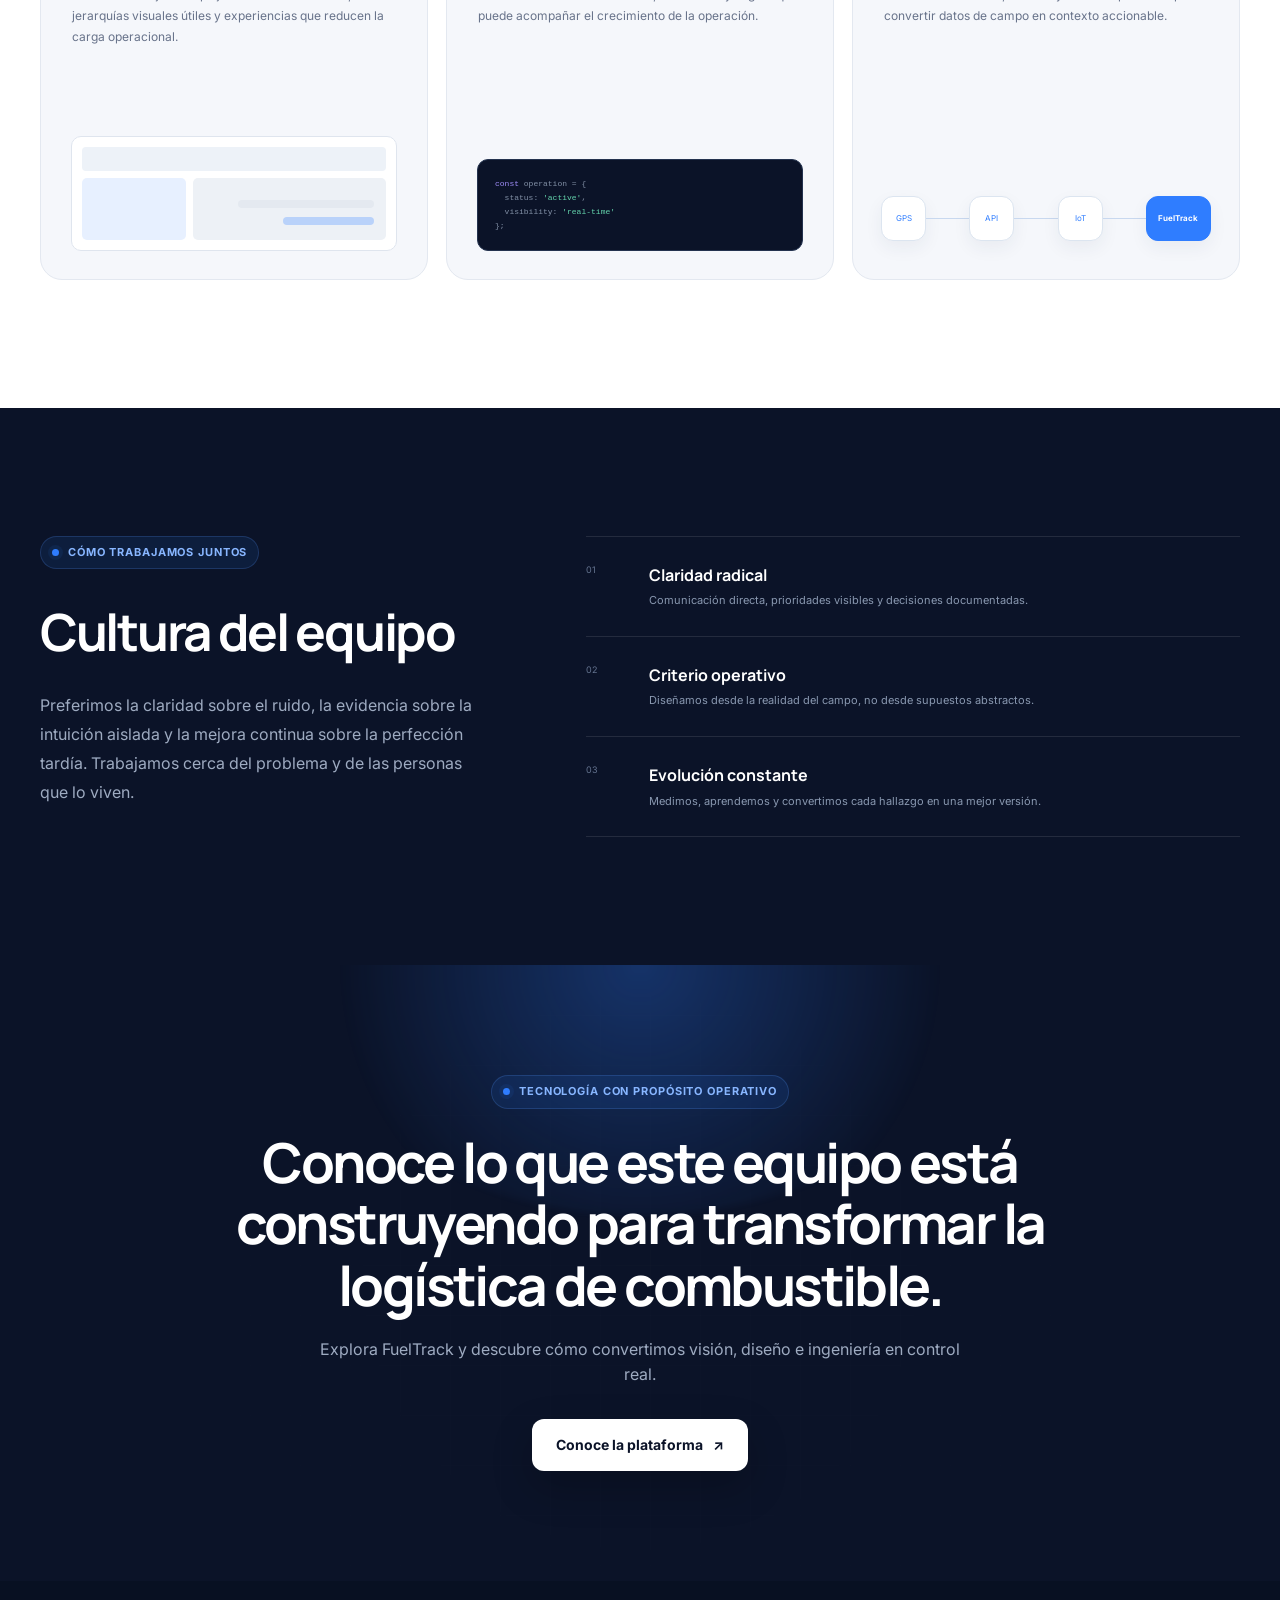
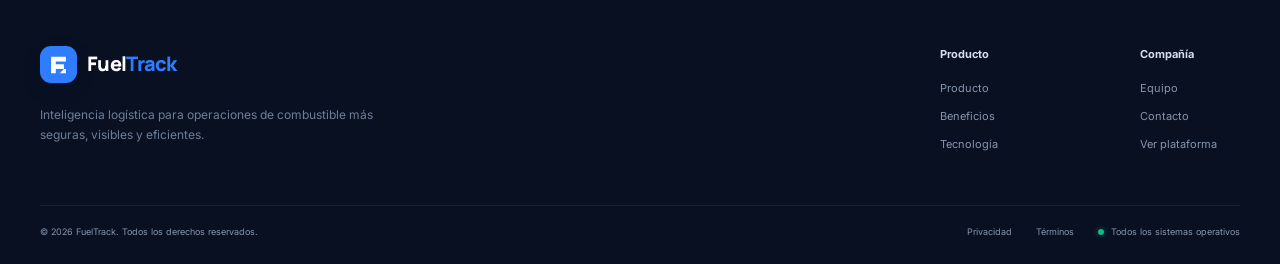
<file: about-team.html>
<!doctype html>
<html lang="es">
<head>
  <meta charset="UTF-8"><meta name="viewport" content="width=device-width, initial-scale=1.0">
  <meta name="description" data-i18n-content="team_hero_subtitle" content="FuelTrack combina diseño, ingeniería de software, análisis de datos e IoT para mejorar el control de combustible.">
  <meta name="theme-color" content="#0b1328"><title data-i18n="team_meta_title">FuelTrack — Equipo</title>
  <link rel="preconnect" href="https://fonts.googleapis.com"><link rel="preconnect" href="https://fonts.gstatic.com" crossorigin><link href="https://fonts.googleapis.com/css2?family=Inter:wght@400;500;600;700&amp;family=Manrope:wght@600;700;800&amp;display=swap" rel="stylesheet"><link rel="stylesheet" href="styles.css">
</head>
<body data-page="team">
  <a class="skip-link" href="#main" data-i18n="skip_link">Ir al contenido</a>
  <header class="site-header" data-header><div class="container nav-wrap"><a class="brand" href="index.html" aria-label="FuelTrack"><span class="brand-mark" aria-hidden="true"><svg viewBox="0 0 40 40"><path d="M9 8.5h22v7H16v4h12v7H16V33H9V8.5Z"/><path class="mark-accent" d="M28 26.5h3V33h-9l6-6.5Z"/></svg></span><span>Fuel<span>Track</span></span></a><nav class="desktop-nav" data-i18n-aria-label="nav_aria"><a href="index.html" data-i18n="nav_home">Inicio</a><a href="about-product.html" data-i18n="nav_product">Producto</a><a class="active" href="about-team.html" data-i18n="nav_team">Equipo</a><a href="index.html#beneficios" data-i18n="nav_benefits">Beneficios</a><a href="index.html#tecnologia" data-i18n="nav_technology">Tecnología</a><a href="#contacto" data-i18n="nav_contact">Contacto</a></nav><div class="nav-tools"><div class="lang-switcher"><button class="lang-btn active" type="button" data-lang="es">ES</button><button class="lang-btn" type="button" data-lang="en">EN</button></div><a class="button button-primary button-sm nav-cta" href="https://fueltrack-frontend-vue.onrender.com/" target="_blank" rel="noopener noreferrer"><span data-i18n="nav_platform">Ver plataforma</span><span aria-hidden="true">↗</span></a></div><button class="menu-toggle" type="button" data-i18n-aria-label="menu_open" aria-label="Abrir menú" aria-expanded="false" data-menu-toggle><span></span><span></span></button></div>
    <nav class="mobile-nav" data-i18n-aria-label="nav_mobile_aria" data-mobile-nav><a href="index.html" data-i18n="nav_home">Inicio</a><a href="about-product.html" data-i18n="nav_product">Producto</a><a href="about-team.html" data-i18n="nav_team">Equipo</a><a href="index.html#beneficios" data-i18n="nav_benefits">Beneficios</a><a href="index.html#tecnologia" data-i18n="nav_technology">Tecnología</a><a href="#contacto" data-i18n="nav_contact">Contacto</a><div class="mobile-nav-tools"><div class="lang-switcher"><button class="lang-btn active" type="button" data-lang="es">ES</button><button class="lang-btn" type="button" data-lang="en">EN</button></div><a class="button button-primary" href="https://fueltrack-frontend-vue.onrender.com/" target="_blank" rel="noopener noreferrer"><span data-i18n="nav_platform">Ver plataforma</span><span aria-hidden="true">↗</span></a></div></nav></header>

  <main id="main">
    <section class="subpage-hero team-page-hero"><div class="subpage-grid-bg" aria-hidden="true"></div><div class="hero-orb subpage-orb-one" aria-hidden="true"></div><div class="container team-hero-inner"><div class="subpage-hero-copy centered reveal"><div class="eyebrow"><span class="status-dot"></span><span data-i18n="team_hero_badge">El equipo detrás de FuelTrack</span></div><h1 data-i18n="team_hero_title">Un equipo enfocado en construir tecnología logística real</h1><p data-i18n="team_hero_subtitle">FuelTrack nace como una solución orientada a operaciones críticas, combinando diseño, ingeniería de software, análisis de datos e IoT para mejorar el control de combustible.</p></div><div class="team-discipline-map reveal" data-delay="120" aria-hidden="true"><div class="discipline-line line-a"></div><div class="discipline-line line-b"></div><div class="discipline-line line-c"></div><div class="discipline-line line-d"></div><span class="discipline-core"><i class="mini-mark">F</i><b>FuelTrack</b></span><span class="discipline-node node-design"><i>◇</i><b>Product Design</b></span><span class="discipline-node node-code"><i>&lt;/&gt;</i><b>Engineering</b></span><span class="discipline-node node-data"><i>▥</i><b>Data</b></span><span class="discipline-node node-iot"><i>◎</i><b>IoT</b></span></div></div></section>

    <section class="vision-section section"><div class="container vision-grid"><div class="vision-number reveal"><span>01</span><i></i></div><div class="section-heading reveal" data-delay="80"><div class="eyebrow"><span class="status-dot"></span><span data-i18n="team_vision_badge">Una visión compartida</span></div><h2 data-i18n="team_vision_title">Nuestra visión</h2><p data-i18n="team_vision_text">Creemos que las operaciones críticas merecen herramientas tan claras y precisas como las decisiones que dependen de ellas. Nuestra visión es hacer visible, medible y accionable cada movimiento de combustible.</p></div><div class="vision-quote reveal" data-delay="160"><span>“</span><p data-i18n="team_vision_quote">La mejor tecnología operacional es la que transforma complejidad en confianza.</p><small>FuelTrack Product Team</small></div></div></section>

    <section class="team-problem section"><div class="container"><div class="team-problem-card reveal"><div class="problem-copy"><div class="eyebrow dark"><span class="status-dot"></span><span data-i18n="team_problem_badge">El reto que nos mueve</span></div><h2 data-i18n="team_problem_title">Qué buscamos resolver</h2><p data-i18n="team_problem_text">Buscamos cerrar la distancia entre lo que ocurre en campo y lo que los equipos de gestión pueden ver. Menos información fragmentada, menos reacción tardía y más control compartido.</p></div><div class="problem-visual" aria-hidden="true"><div class="fragment fragment-one"><i>▤</i><span>Orders.csv</span></div><div class="fragment fragment-two"><i>⌁</i><span>GPS log</span></div><div class="fragment fragment-three"><i>!</i><span>Alert #033</span></div><div class="problem-arrow">→</div><div class="unified-view"><span class="mini-mark">F</span><div><b>FuelTrack</b><i>Single source of truth</i></div><em>✓</em></div></div></div></div></section>

    <section class="approach-section section"><div class="container"><div class="section-heading centered reveal"><div class="eyebrow"><span class="status-dot"></span><span data-i18n="team_approach_badge">Cómo construimos</span></div><h2 data-i18n="team_approach_title">Enfoque de desarrollo</h2><p data-i18n="team_approach_text">Unimos contexto operativo, diseño y tecnología en ciclos cortos: entender, prototipar, validar, medir y mejorar.</p></div><div class="approach-track"><div class="approach-track-line" aria-hidden="true"></div><article class="approach-step reveal"><span>01</span><i>◎</i><h3 data-i18n="team_approach_step_1">Entender la operación</h3></article><article class="approach-step reveal" data-delay="80"><span>02</span><i>◇</i><h3 data-i18n="team_approach_step_2">Diseñar con contexto</h3></article><article class="approach-step reveal" data-delay="160"><span>03</span><i>&lt;/&gt;</i><h3 data-i18n="team_approach_step_3">Construir con precisión</h3></article><article class="approach-step reveal" data-delay="240"><span>04</span><i>↗</i><h3 data-i18n="team_approach_step_4">Medir y evolucionar</h3></article></div></div></section>

    <section class="disciplines-section section"><div class="container"><div class="section-heading split reveal"><div><div class="eyebrow"><span class="status-dot"></span><span data-i18n="team_disciplines_badge">Capacidades conectadas</span></div><h2 data-i18n="team_disciplines_title">Un producto construido desde múltiples perspectivas</h2></div><p data-i18n="team_disciplines_text">Cada disciplina aporta una lente diferente sobre el mismo objetivo: operaciones más confiables y fáciles de dirigir.</p></div><div class="discipline-cards">
      <article class="discipline-card reveal"><div class="discipline-card-head"><span class="feature-icon blue">◇</span><small>01</small></div><h3 data-i18n="team_design_title">Diseño de producto</h3><p data-i18n="team_design_text">Traducimos flujos complejos en interfaces claras, jerarquías visuales útiles y experiencias que reducen la carga operacional.</p><div class="design-wireframe" aria-hidden="true"><i></i><span></span><span></span><b></b><b></b></div></article>
      <article class="discipline-card reveal" data-delay="80"><div class="discipline-card-head"><span class="feature-icon violet">&lt;/&gt;</span><small>02</small></div><h3 data-i18n="team_engineering_title">Ingeniería de software</h3><p data-i18n="team_engineering_text">Construimos una base modular, mantenible y segura que puede acompañar el crecimiento de la operación.</p><div class="code-block" aria-hidden="true"><span><i>const</i> operation = {</span><span>&nbsp;&nbsp;status: <b>'active'</b>,</span><span>&nbsp;&nbsp;visibility: <b>'real-time'</b></span><span>};</span></div></article>
      <article class="discipline-card reveal" data-delay="160"><div class="discipline-card-head"><span class="feature-icon green">◎</span><small>03</small></div><h3 data-i18n="team_iot_title">Integración con datos e IoT</h3><p data-i18n="team_iot_text">Conectamos señales, eventos y fuentes operativas para convertir datos de campo en contexto accionable.</p><div class="iot-nodes" aria-hidden="true"><span>GPS</span><i></i><span>API</span><i></i><span>IoT</span><i></i><b>FuelTrack</b></div></article>
    </div></div></section>

    <section class="culture-section section"><div class="container culture-grid"><div class="culture-copy reveal"><div class="eyebrow dark"><span class="status-dot"></span><span data-i18n="team_culture_badge">Cómo trabajamos juntos</span></div><h2 data-i18n="team_culture_title">Cultura del equipo</h2><p data-i18n="team_culture_text">Preferimos la claridad sobre el ruido, la evidencia sobre la intuición aislada y la mejora continua sobre la perfección tardía. Trabajamos cerca del problema y de las personas que lo viven.</p></div><div class="culture-values"><article class="reveal"><span>01</span><div><h3 data-i18n="team_value_1_title">Claridad radical</h3><p data-i18n="team_value_1_text">Comunicación directa, prioridades visibles y decisiones documentadas.</p></div></article><article class="reveal" data-delay="80"><span>02</span><div><h3 data-i18n="team_value_2_title">Criterio operativo</h3><p data-i18n="team_value_2_text">Diseñamos desde la realidad del campo, no desde supuestos abstractos.</p></div></article><article class="reveal" data-delay="160"><span>03</span><div><h3 data-i18n="team_value_3_title">Evolución constante</h3><p data-i18n="team_value_3_text">Medimos, aprendemos y convertimos cada hallazgo en una mejor versión.</p></div></article></div></div></section>

    <section class="final-cta subpage-cta" id="contacto"><div class="cta-grid" aria-hidden="true"></div><div class="cta-orb cta-orb-one" aria-hidden="true"></div><div class="container cta-content reveal"><div class="eyebrow dark"><span class="status-dot"></span><span data-i18n="team_cta_badge">Tecnología con propósito operativo</span></div><h2 data-i18n="team_cta_title">Conoce lo que este equipo está construyendo para transformar la logística de combustible.</h2><p data-i18n="team_cta_text">Explora FuelTrack y descubre cómo convertimos visión, diseño e ingeniería en control real.</p><a class="button button-light" href="https://fueltrack-frontend-vue.onrender.com/" target="_blank" rel="noopener noreferrer"><span data-i18n="team_cta_button">Conoce la plataforma</span><span aria-hidden="true">↗</span></a></div></section>
  </main>

  <footer class="site-footer"><div class="container footer-main"><div class="footer-brand"><a class="brand light" href="index.html"><span class="brand-mark" aria-hidden="true"><svg viewBox="0 0 40 40"><path d="M9 8.5h22v7H16v4h12v7H16V33H9V8.5Z"/><path class="mark-accent" d="M28 26.5h3V33h-9l6-6.5Z"/></svg></span><span>Fuel<span>Track</span></span></a><p data-i18n="footer_text">Inteligencia logística para operaciones de combustible más seguras, visibles y eficientes.</p></div><div class="footer-links"><div><strong data-i18n="footer_product">Producto</strong><a href="about-product.html" data-i18n="nav_product">Producto</a><a href="index.html#beneficios" data-i18n="nav_benefits">Beneficios</a><a href="index.html#tecnologia" data-i18n="nav_technology">Tecnología</a></div><div><strong data-i18n="footer_company">Compañía</strong><a href="about-team.html" data-i18n="nav_team">Equipo</a><a href="#contacto" data-i18n="nav_contact">Contacto</a><a href="https://fueltrack-frontend-vue.onrender.com/" target="_blank" rel="noopener noreferrer" data-i18n="nav_platform">Ver plataforma</a></div></div></div><div class="container footer-bottom"><span><span>© 2026 FuelTrack.</span> <span data-i18n="footer_rights">Todos los derechos reservados.</span></span><div><a href="#" data-i18n="footer_privacy">Privacidad</a><a href="#" data-i18n="footer_terms">Términos</a><span class="system-status"><i></i><span data-i18n="footer_status">Todos los sistemas operativos</span></span></div></div></footer>
  <script src="script.js"></script>
</body>
</html>
</file>
<file: styles.css>
:root {
  --navy: #0b1328;
  --navy-2: #111b33;
  --navy-3: #172440;
  --blue: #2f7dff;
  --blue-dark: #1769ed;
  --blue-soft: #eaf2ff;
  --green: #10b981;
  --cyan: #19b8d8;
  --amber: #f59e0b;
  --violet: #7c6cf2;
  --white: #fff;
  --surface: #f5f7fb;
  --line: #e6eaf1;
  --text: #111b33;
  --muted: #68738a;
  --shadow-sm: 0 10px 30px rgba(17, 27, 51, .07);
  --shadow-md: 0 28px 80px rgba(17, 27, 51, .13);
  --shadow-blue: 0 18px 50px rgba(47, 125, 255, .25);
  --radius-sm: 14px;
  --radius-md: 22px;
  --radius-lg: 32px;
  --container: 1200px;
  --font-body: "Inter", -apple-system, BlinkMacSystemFont, "Segoe UI", sans-serif;
  --font-display: "Manrope", "Inter", sans-serif;
}

* { box-sizing: border-box; }
html { scroll-behavior: smooth; scroll-padding-top: 92px; }
body { margin: 0; color: var(--text); background: var(--white); font-family: var(--font-body); font-size: 16px; line-height: 1.6; -webkit-font-smoothing: antialiased; overflow-x: hidden; }
body.menu-open { overflow: hidden; }
a { color: inherit; text-decoration: none; }
button { color: inherit; font: inherit; }
img, svg { display: block; max-width: 100%; }
.container { width: min(calc(100% - 48px), var(--container)); margin-inline: auto; }
.section { padding: 128px 0; }
.skip-link { position: fixed; top: -60px; left: 20px; z-index: 1000; padding: 10px 16px; color: #fff; background: var(--navy); border-radius: 8px; transition: top .2s; }
.skip-link:focus { top: 16px; }

.site-header { position: fixed; inset: 0 0 auto; z-index: 100; height: 78px; transition: background .3s, box-shadow .3s, border-color .3s; border-bottom: 1px solid transparent; }
.site-header.scrolled { background: rgba(255, 255, 255, .87); border-color: rgba(230, 234, 241, .85); box-shadow: 0 8px 30px rgba(17, 27, 51, .05); backdrop-filter: blur(18px); -webkit-backdrop-filter: blur(18px); }
.nav-wrap { display: flex; align-items: center; justify-content: space-between; height: 100%; }
.brand { display: inline-flex; align-items: center; gap: 10px; color: var(--navy); font-family: var(--font-display); font-size: 20px; font-weight: 800; letter-spacing: -.7px; }
.brand > span:last-child > span { color: var(--blue); }
.brand-mark { display: grid; width: 37px; height: 37px; color: #fff; background: var(--navy); border-radius: 11px; place-items: center; box-shadow: 0 7px 18px rgba(11, 19, 40, .16); }
.brand-mark svg { width: 27px; fill: currentColor; }
.brand-mark .mark-accent { fill: var(--blue); }
.desktop-nav { display: flex; align-items: center; gap: 34px; margin-left: 62px; }
.desktop-nav a { position: relative; color: #4f5b72; font-size: 14px; font-weight: 500; transition: color .2s; }
.desktop-nav a:hover, .desktop-nav a.active { color: var(--blue); }
.desktop-nav a::after { position: absolute; right: 0; bottom: -12px; left: 0; height: 2px; content: ""; background: var(--blue); border-radius: 2px; transform: scaleX(0); transition: transform .2s; }
.desktop-nav a.active::after { transform: scaleX(1); }
.button { display: inline-flex; min-height: 52px; align-items: center; justify-content: center; gap: 10px; padding: 0 23px; border: 1px solid transparent; border-radius: 12px; font-size: 14px; font-weight: 700; transition: transform .25s, box-shadow .25s, background .25s, border-color .25s; }
.button:hover { transform: translateY(-2px); }
.button-primary { color: #fff; background: var(--blue); box-shadow: 0 10px 25px rgba(47, 125, 255, .22); }
.button-primary:hover { background: var(--blue-dark); box-shadow: var(--shadow-blue); }
.button-sm { min-height: 44px; padding: 0 19px; }
.button-secondary { color: var(--navy); background: rgba(255,255,255,.7); border-color: #dce2eb; }
.button-secondary:hover { border-color: #b9c5d6; box-shadow: var(--shadow-sm); }
.play-icon { display: grid; width: 24px; height: 24px; color: var(--blue); background: var(--blue-soft); border-radius: 50%; font-size: 8px; place-items: center; padding-left: 2px; }
.button-light { color: var(--navy); background: #fff; box-shadow: 0 16px 40px rgba(0,0,0,.22); }
.button-light:hover { box-shadow: 0 22px 52px rgba(0,0,0,.3); }
.menu-toggle, .mobile-nav { display: none; }

.hero { position: relative; min-height: 940px; padding: 172px 0 62px; background: linear-gradient(180deg, #fff 0%, #fbfdff 55%, #f5f8fd 100%); overflow: hidden; }
.hero::before { position: absolute; inset: 0; pointer-events: none; content: ""; opacity: .38; background-image: linear-gradient(rgba(47,125,255,.04) 1px, transparent 1px), linear-gradient(90deg, rgba(47,125,255,.04) 1px, transparent 1px); background-size: 54px 54px; mask-image: linear-gradient(to bottom, black, transparent 75%); }
.hero-orb { position: absolute; border-radius: 50%; filter: blur(3px); pointer-events: none; }
.hero-orb-one { top: 90px; right: -140px; width: 570px; height: 570px; background: radial-gradient(circle, rgba(47,125,255,.13), rgba(47,125,255,0) 68%); }
.hero-orb-two { top: 280px; left: -260px; width: 520px; height: 520px; background: radial-gradient(circle, rgba(16,185,129,.08), rgba(16,185,129,0) 70%); }
.hero-grid { position: relative; display: grid; grid-template-columns: .86fr 1.14fr; align-items: center; gap: 52px; }
.hero-copy { position: relative; z-index: 3; padding-bottom: 18px; }
.eyebrow { display: inline-flex; align-items: center; gap: 9px; padding: 7px 11px; color: #3667a9; background: #f1f6ff; border: 1px solid #dce9ff; border-radius: 100px; font-size: 11px; font-weight: 700; letter-spacing: .08em; text-transform: uppercase; }
.status-dot { width: 7px; height: 7px; background: var(--blue); border: 2px solid rgba(47,125,255,.18); border-radius: 50%; box-shadow: 0 0 0 4px rgba(47,125,255,.08); }
h1, h2, h3, p { margin-top: 0; }
h1, h2, h3 { font-family: var(--font-display); }
.hero h1 { max-width: 650px; margin: 25px 0 23px; font-size: clamp(46px, 4.3vw, 67px); line-height: 1.04; letter-spacing: -3.4px; }
.hero h1 span, .section-heading h2 span, .benefits-copy h2 span { color: var(--blue); }
.hero-copy > p { max-width: 580px; margin-bottom: 31px; color: var(--muted); font-size: 17px; line-height: 1.75; }
.hero-actions { display: flex; gap: 13px; }
.hero-trust { display: flex; align-items: center; gap: 15px; margin-top: 38px; }
.avatar-stack { display: flex; padding-left: 9px; }
.avatar-stack span { display: grid; width: 34px; height: 34px; margin-left: -9px; color: #fff; background: var(--navy); border: 3px solid #fff; border-radius: 50%; font-size: 8px; font-weight: 700; place-items: center; }
.avatar-stack span:nth-child(2) { background: #4572a9; }.avatar-stack span:nth-child(3) { background: #6b5ea7; }
.hero-trust > div:last-child { display: flex; flex-direction: column; line-height: 1.35; }
.hero-trust strong { font-size: 12px; }.hero-trust span { color: #8490a3; font-size: 10px; }

.hero-visual { position: relative; z-index: 2; width: 760px; transform: perspective(1600px) rotateY(-4deg) rotateX(1deg); transform-origin: left center; }
.visual-glow { position: absolute; z-index: -1; inset: -80px -50px; background: radial-gradient(circle, rgba(47,125,255,.21), transparent 64%); filter: blur(30px); }
.dashboard-shell { display: grid; height: 506px; grid-template-columns: 132px 1fr; background: #f6f8fc; border: 1px solid rgba(215,224,238,.9); border-radius: 20px; box-shadow: 0 36px 90px rgba(28, 47, 82, .18), 0 4px 10px rgba(28,47,82,.05); overflow: hidden; }
.dash-sidebar { display: flex; flex-direction: column; padding: 20px 13px 15px; color: rgba(255,255,255,.55); background: var(--navy); }
.dash-logo { display: flex; align-items: center; gap: 7px; color: #fff; font-size: 10px; font-weight: 700; }
.mini-mark { display: grid; width: 25px; height: 25px; color: #fff; background: var(--blue); border-radius: 7px; place-items: center; }
.dash-menu { display: flex; flex-direction: column; gap: 5px; margin-top: 35px; }
.dash-menu span { display: flex; align-items: center; gap: 10px; padding: 9px 10px; border-radius: 7px; font-size: 8px; }
.dash-menu span.selected { color: #fff; background: rgba(47,125,255,.19); }
.dash-menu i { width: 13px; height: 13px; border: 1px solid currentColor; border-radius: 3px; opacity: .8; }
.dash-help { display: flex; flex-direction: column; margin-top: auto; padding: 12px; background: rgba(255,255,255,.055); border: 1px solid rgba(255,255,255,.07); border-radius: 10px; }
.dash-help i { display: grid; width: 20px; height: 20px; margin-bottom: 8px; color: #fff; background: rgba(47,125,255,.8); border-radius: 5px; font-size: 9px; font-style: normal; place-items: center; }
.dash-help small { font-size: 7px; }.dash-help strong { color: #fff; font-size: 8px; }
.dash-main { min-width: 0; }
.dash-topbar { display: flex; height: 59px; align-items: center; justify-content: space-between; padding: 0 21px; background: #fff; border-bottom: 1px solid #e9edf4; }
.dash-topbar > div:first-child { display: flex; flex-direction: column; line-height: 1.3; }.dash-topbar span { color: #9aa4b5; font-size: 7px; }.dash-topbar strong { font-size: 10px; }
.dash-user { display: flex; align-items: center; gap: 9px; }.dash-user .dash-search { font-size: 16px; }.notification { position: relative; font-size: 15px !important; }.notification::after { position: absolute; top: 0; right: -1px; width: 4px; height: 4px; content: ""; background: #fa5b67; border-radius: 50%; }.dash-user i { display: grid; width: 25px; height: 25px; color: #fff; background: #35486b; border-radius: 50%; font-size: 7px; font-style: normal; place-items: center; }
.dash-content { padding: 18px 20px; }
.dash-welcome { display: flex; align-items: center; justify-content: space-between; }.dash-welcome span { color: #8590a3; font-size: 7px; }.dash-welcome h3 { margin: 2px 0 0; font-size: 14px; letter-spacing: -.3px; }.dash-welcome button { padding: 8px 11px; color: #fff; background: var(--blue); border: 0; border-radius: 7px; font-size: 7px; font-weight: 600; }
.dash-kpis { display: grid; grid-template-columns: repeat(3,1fr); gap: 10px; margin-top: 15px; }.dash-kpis article { position: relative; padding: 13px; background: #fff; border: 1px solid #e8edf4; border-radius: 11px; box-shadow: 0 5px 14px rgba(30,50,85,.035); }.metric-icon { display: grid; width: 31px; height: 31px; border-radius: 9px; font-size: 13px; place-items: center; }.metric-icon.blue { color: var(--blue); background: #eaf2ff; }.metric-icon.green { color: var(--green); background: #e9faf4; }.metric-icon.amber { color: var(--amber); background: #fff5df; }.metric-icon.cyan { color: var(--cyan); background: #e7f9fc; }.metric-icon.violet { color: var(--violet); background: #f0edff; }
.dash-kpis article > span { display: block; margin: 10px 0 0; color: #828da0; font-size: 7px; }.dash-kpis article > strong { font-family: var(--font-display); font-size: 17px; }.dash-kpis article > small { position: absolute; right: 12px; bottom: 16px; font-size: 6px; }.up { color: var(--green); }.muted { color: #8a95a6; }
.dash-row { display: grid; grid-template-columns: 1.55fr .8fr; gap: 11px; margin-top: 11px; }.panel { min-width: 0; padding: 14px; background: #fff; border: 1px solid #e8edf4; border-radius: 11px; }.panel-head { display: flex; align-items: flex-start; justify-content: space-between; }.panel-head > div { display: flex; flex-direction: column; }.panel-head span { font-size: 8px; font-weight: 600; }.panel-head small { color: #98a2b2; font-size: 6px; }.panel-head button { color: #788397; background: transparent; border: 0; font-size: 8px; }.live { display: inline-flex; align-items: center; gap: 4px; color: var(--green) !important; font-size: 5px !important; font-weight: 700; }.live i { width: 5px; height: 5px; background: var(--green); border-radius: 50%; box-shadow: 0 0 0 3px rgba(16,185,129,.12); }
.chart-area { position: relative; height: 150px; margin-top: 8px; padding-left: 22px; }.chart-labels { position: absolute; inset: 3px auto 0 0; display: flex; flex-direction: column; justify-content: space-between; height: 134px; color: #a4adbb; font-size: 5px; }.area-chart { width: 100%; height: 100%; overflow: visible; }.chart-grid { fill: none; stroke: #edf0f5; stroke-width: 1; }.chart-fill { fill: url(#chartFill); }.chart-line { fill: none; stroke: var(--blue); stroke-linecap: round; stroke-width: 2.2; }.chart-points circle { fill: #fff; stroke: var(--blue); stroke-width: 2; }.chart-days { display: flex; justify-content: space-between; padding-left: 24px; color: #a0a9b7; font-size: 5px; }
.radar-visual { position: relative; width: 136px; height: 136px; margin: 11px auto 7px; background: radial-gradient(circle, rgba(47,125,255,.05), transparent 60%); border: 1px solid #e7edf6; border-radius: 50%; overflow: hidden; }.radar-visual::before, .radar-visual::after { position: absolute; content: ""; background: #e7edf6; }.radar-visual::before { top: 50%; left: 0; width: 100%; height: 1px; }.radar-visual::after { top: 0; left: 50%; width: 1px; height: 100%; }.radar-ring { position: absolute; top: 50%; left: 50%; border: 1px solid #e7edf6; border-radius: 50%; transform: translate(-50%,-50%); }.ring-one { width: 94px; height: 94px; }.ring-two { width: 56px; height: 56px; }.ring-three { width: 22px; height: 22px; }.radar-sweep { position: absolute; top: 50%; left: 50%; width: 50%; height: 50%; background: conic-gradient(from 270deg, rgba(47,125,255,.22), transparent 65%); transform-origin: left top; animation: radar 5s linear infinite; }.radar-center, .radar-dot { position: absolute; z-index: 2; width: 6px; height: 6px; background: var(--blue); border: 2px solid #fff; border-radius: 50%; box-shadow: 0 0 0 3px rgba(47,125,255,.17); }.radar-center { top: calc(50% - 3px); left: calc(50% - 3px); }.radar-dot.dot-a { top: 25px; right: 35px; }.radar-dot.dot-b { bottom: 30px; left: 25px; background: var(--green); box-shadow: 0 0 0 3px rgba(16,185,129,.17); }.radar-dot.dot-c { top: 58px; left: 30px; }.radar-stats { display: grid; grid-template-columns: 1fr 1fr; border-top: 1px solid #edf0f5; }.radar-stats div { display: flex; flex-direction: column; align-items: center; padding-top: 8px; }.radar-stats div + div { border-left: 1px solid #edf0f5; }.radar-stats strong { font-size: 9px; }.radar-stats span { color: #929cad; font-size: 5px; }
@keyframes radar { to { transform: rotate(360deg); } }
.floating-card { position: absolute; display: flex; align-items: center; padding: 12px; background: rgba(255,255,255,.92); border: 1px solid rgba(225,231,240,.9); border-radius: 12px; box-shadow: 0 15px 45px rgba(28,47,82,.16); backdrop-filter: blur(12px); }
.floating-status { top: 70px; right: -28px; gap: 9px; animation: float 5s ease-in-out infinite; }.float-icon { display: grid; width: 28px; height: 28px; color: var(--green); background: #e5f8f1; border-radius: 8px; font-size: 11px; place-items: center; }.floating-status div { display: flex; flex-direction: column; line-height: 1.35; }.floating-status small { color: #8792a4; font-size: 6px; }.floating-status strong { font-size: 8px; }.floating-status time { align-self: flex-start; margin-left: 14px; color: #a2abba; font-size: 5px; }
.floating-fuel { right: 20px; bottom: -44px; display: block; width: 188px; animation: float 5s ease-in-out 1s infinite; }.fuel-top { display: flex; align-items: center; gap: 7px; }.fuel-top .float-icon { width: 25px; height: 25px; }.fuel-top span:nth-child(2) { color: #7e899c; font-size: 6px; }.fuel-top small { margin-left: auto; color: var(--green); font-size: 6px; }.floating-fuel > strong { display: block; margin: 9px 0 8px; font-size: 15px; }.floating-fuel strong i { color: #8f99aa; font-size: 6px; font-style: normal; font-weight: 500; }.mini-progress, .progress { height: 4px; background: #edf0f4; border-radius: 10px; overflow: hidden; }.mini-progress span { display: block; width: 76%; height: 100%; background: linear-gradient(90deg,var(--blue),#65a2ff); border-radius: inherit; }
@keyframes float { 0%,100% { transform: translateY(0); } 50% { transform: translateY(-8px); } }
.partner-strip { position: relative; display: flex; align-items: center; justify-content: space-between; margin-top: 126px; padding-top: 29px; border-top: 1px solid #e3e8f0; }.partner-strip > span { max-width: 190px; color: #9ba5b4; font-size: 9px; font-weight: 600; letter-spacing: .12em; line-height: 1.5; }.partner-strip div { display: flex; gap: 62px; color: #8d98aa; font-family: var(--font-display); font-size: 13px; letter-spacing: .05em; }

.metrics-section { position: relative; z-index: 4; padding: 0 0 25px; background: var(--surface); }
.metric-grid { display: grid; grid-template-columns: repeat(4,1fr); gap: 16px; transform: translateY(-27px); }
.metric-card { padding: 22px; background: #fff; border: 1px solid #e6ebf2; border-radius: 17px; box-shadow: var(--shadow-sm); transition: transform .3s, box-shadow .3s; }.metric-card:hover { transform: translateY(-5px); box-shadow: var(--shadow-md); }.metric-heading { display: flex; align-items: center; justify-content: space-between; }.metric-heading small { color: #9aa4b4; font-size: 8px; }.metric-card > span { display: block; margin-top: 16px; color: #6e798c; font-size: 11px; }.metric-card > strong { display: block; margin: 2px 0 12px; font-family: var(--font-display); font-size: 28px; letter-spacing: -1px; }.metric-foot { display: flex; align-items: center; gap: 7px; padding-top: 10px; border-top: 1px solid #edf0f4; font-size: 8px; }.metric-foot i { padding: 2px 5px; border-radius: 4px; font-style: normal; font-weight: 600; }.positive { color: var(--green); background: #e9f9f3; }.metric-foot span { color: #9aa4b4; }.progress-foot { gap: 10px; }.progress-foot .progress { flex: 1; }.progress span { display: block; height: 100%; background: linear-gradient(90deg,var(--violet),#9d91ff); border-radius: inherit; }

.critical { background: var(--surface); }
.section-heading { position: relative; z-index: 2; }.section-heading.centered { max-width: 720px; margin: 0 auto 64px; text-align: center; }.section-heading h2, .benefits-copy h2 { margin: 20px 0 17px; font-size: clamp(36px, 4vw, 52px); line-height: 1.12; letter-spacing: -2.5px; }.section-heading > p, .section-heading.split > p, .benefits-copy > p { color: var(--muted); line-height: 1.75; }.section-heading.centered > p { max-width: 630px; margin-inline: auto; }
.features-grid { display: grid; grid-template-columns: repeat(2,1fr); gap: 18px; }.feature-card { position: relative; min-height: 320px; padding: 32px; background: #fff; border: 1px solid #e5eaf2; border-radius: var(--radius-md); box-shadow: 0 9px 30px rgba(27,44,75,.045); overflow: hidden; transition: transform .3s, border-color .3s, box-shadow .3s; }.feature-card:hover { border-color: #cfdbec; box-shadow: var(--shadow-sm); transform: translateY(-4px); }.feature-card.feature-large { display: grid; min-height: 350px; grid-column: 1 / -1; grid-template-columns: .8fr 1.2fr; align-items: center; gap: 40px; }.feature-icon { display: grid; width: 46px; height: 46px; margin-bottom: 23px; border-radius: 13px; font-size: 18px; place-items: center; }.feature-icon.blue { color: var(--blue); background: var(--blue-soft); }.feature-icon.cyan { color: var(--cyan); background: #e7f9fc; }.feature-icon.violet { color: var(--violet); background: #f0edff; }.feature-icon.amber { color: var(--amber); background: #fff5df; }.feature-icon.green { color: var(--green); background: #e9faf4; }
.feature-card h3 { margin: 0 0 9px; font-size: 21px; letter-spacing: -.6px; }.feature-card p { max-width: 470px; margin-bottom: 16px; color: var(--muted); font-size: 13px; line-height: 1.7; }.feature-card a { color: var(--blue); font-size: 11px; font-weight: 600; }.feature-card a span { display: inline-block; margin-left: 5px; transition: transform .2s; }.feature-card a:hover span { transform: translateX(4px); }
.truck-visual { position: relative; min-height: 230px; padding: 48px 35px; background: linear-gradient(135deg,#f7f9fd,#f0f5fc); border: 1px solid #e7ecf4; border-radius: 18px; overflow: hidden; }.truck-visual::before { position: absolute; inset: 0; content: ""; opacity: .7; background-image: radial-gradient(#d9e2ee 1px, transparent 1px); background-size: 14px 14px; }.route-line { position: absolute; top: 70px; right: 80px; bottom: 66px; left: 73px; border: 2px dashed #b5d0fb; border-radius: 70px; }.route-point { position: absolute; z-index: 2; width: 12px; height: 12px; background: #fff; border: 3px solid var(--blue); border-radius: 50%; box-shadow: 0 0 0 5px rgba(47,125,255,.1); }.route-point.start { bottom: 71px; left: 69px; }.route-point.end { top: 65px; right: 75px; border-color: var(--green); box-shadow: 0 0 0 5px rgba(16,185,129,.1); }
.truck-card { position: relative; z-index: 3; display: flex; max-width: 310px; align-items: center; gap: 12px; margin: 13px auto 0; padding: 13px; background: rgba(255,255,255,.94); border: 1px solid #dfe7f2; border-radius: 12px; box-shadow: 0 13px 28px rgba(27,44,75,.1); }.truck-icon { position: relative; width: 39px; height: 29px; }.truck-icon span { position: absolute; top: 7px; left: 2px; width: 25px; height: 15px; background: var(--blue); border-radius: 7px 3px 3px 7px; }.truck-icon i { position: absolute; top: 10px; right: 0; width: 12px; height: 12px; background: #1a407a; border-radius: 2px; }.truck-icon::before, .truck-icon::after { position: absolute; z-index: 2; bottom: 2px; width: 7px; height: 7px; content: ""; background: #fff; border: 2px solid #283c5e; border-radius: 50%; }.truck-icon::before { left: 8px; }.truck-icon::after { right: 3px; }.truck-card > div:nth-child(2) { display: flex; flex: 1; flex-direction: column; }.truck-card small { color: #6f7b8f; font-size: 8px; }.truck-card strong { font-size: 10px; }.truck-card em { padding: 3px 7px; color: var(--green); background: #e9faf4; border-radius: 100px; font-size: 7px; font-style: normal; font-weight: 700; }.truck-info { position: relative; z-index: 2; display: grid; width: 260px; grid-template-columns: 1fr 1fr; margin: 14px auto 0; padding: 11px 15px; background: rgba(255,255,255,.88); border-radius: 10px; box-shadow: 0 7px 18px rgba(27,44,75,.06); }.truck-info div { display: flex; flex-direction: column; }.truck-info div + div { padding-left: 14px; border-left: 1px solid #e6ebf2; }.truck-info span { color: #9ba5b4; font-size: 6px; }.truck-info strong { font-size: 8px; }
.order-track { position: absolute; right: 32px; bottom: 29px; left: 32px; display: grid; grid-template-columns: repeat(4,1fr); }.order-track::before { position: absolute; z-index: 0; top: 9px; right: 10%; left: 10%; height: 2px; content: ""; background: linear-gradient(90deg,var(--green) 0 51%,#e0e5ed 51%); }.order-track span { position: relative; z-index: 1; display: flex; align-items: center; flex-direction: column; gap: 7px; color: #a0a9b7; font-size: 7px; }.order-track i { display: grid; width: 19px; height: 19px; background: #fff; border: 2px solid #dfe5ed; border-radius: 50%; font-size: 7px; font-style: normal; place-items: center; }.order-track .done { color: #607087; }.order-track .done i { color: #fff; background: var(--green); border-color: var(--green); }.order-track .active { color: var(--blue); font-weight: 700; }.order-track .active i { background: var(--blue); border: 5px solid #dceaff; box-shadow: 0 0 0 2px var(--blue); }
.mini-bars { position: absolute; right: 32px; bottom: 29px; left: 32px; display: flex; height: 83px; align-items: flex-end; justify-content: space-around; gap: 10px; padding: 12px 16px 0; border-bottom: 1px solid #e4e9f0; background: repeating-linear-gradient(to bottom,#edf1f6 0,#edf1f6 1px,transparent 1px,transparent 25px); }.mini-bars span { flex: 1; max-width: 25px; background: linear-gradient(180deg,#9d91ff,var(--violet)); border-radius: 5px 5px 1px 1px; opacity: .75; }.mini-bars span:nth-child(6) { opacity: 1; box-shadow: 0 4px 13px rgba(124,108,242,.25); }
.product-list { display: flex; flex-direction: column; gap: 8px; margin-top: 26px; }.product-list div { display: grid; grid-template-columns: 11px 1fr auto; align-items: center; gap: 7px; padding: 9px 10px; background: #f8fafc; border-radius: 8px; font-size: 9px; }.product-list strong { font-size: 9px; }.product-dot { width: 7px; height: 7px; border-radius: 50%; }.diesel { background: var(--blue); }.gas { background: var(--cyan); }.other { background: #bcc7d6; }
.feature-card.feature-wide { display: grid; grid-template-columns: .75fr 1.25fr; gap: 20px; grid-column: 1 / -1; align-items: center; }.alerts-list { display: flex; flex-direction: column; gap: 9px; }.alerts-list > div { display: flex; align-items: center; gap: 11px; padding: 13px; background: #f8fafc; border: 1px solid #edf0f4; border-radius: 11px; }.alert-icon { display: grid; width: 30px; height: 30px; flex: 0 0 auto; border-radius: 8px; font-size: 10px; font-weight: 700; place-items: center; }.alert-icon.warning { color: var(--amber); background: #fff4df; }.alert-icon.success { color: var(--green); background: #e8f9f3; }.alerts-list p { display: flex; flex: 1; flex-direction: column; margin: 0; line-height: 1.45; }.alerts-list p strong { color: var(--text); font-size: 9px; }.alerts-list p small { font-size: 7px; }.alerts-list em { padding: 4px 7px; color: #a66d00; background: #fff4df; border-radius: 100px; font-size: 6px; font-style: normal; font-weight: 600; }.alerts-list em.completed { color: var(--green); background: #e8f9f3; }

.showcase { position: relative; color: #fff; background: var(--navy); overflow: hidden; }.showcase::before { position: absolute; inset: 0; content: ""; opacity: .18; background-image: linear-gradient(rgba(255,255,255,.04) 1px,transparent 1px),linear-gradient(90deg,rgba(255,255,255,.04) 1px,transparent 1px); background-size: 56px 56px; mask-image: radial-gradient(circle at 50% 45%,black,transparent 78%); }.showcase-glow { position: absolute; top: -350px; left: 50%; width: 900px; height: 700px; background: radial-gradient(circle,rgba(47,125,255,.24),transparent 68%); transform: translateX(-50%); }.section-heading.split { display: grid; grid-template-columns: 1fr .62fr; align-items: end; gap: 80px; margin-bottom: 64px; }.section-heading.split h2 { margin-bottom: 0; }.section-heading.split > p { margin-bottom: 6px; color: #98a6bd; }.eyebrow.dark { color: #88b6ff; background: rgba(47,125,255,.1); border-color: rgba(90,154,255,.2); }
.browser-mockup { position: relative; z-index: 2; max-width: 1140px; margin: 0 auto; border: 1px solid rgba(255,255,255,.14); border-radius: 20px 20px 14px 14px; box-shadow: 0 50px 120px rgba(0,0,0,.45),0 0 80px rgba(47,125,255,.12); overflow: hidden; }.browser-mockup::after { position: absolute; inset: 0; pointer-events: none; content: ""; border: 1px solid rgba(255,255,255,.12); border-radius: inherit; }.browser-bar { display: grid; height: 43px; grid-template-columns: 1fr 1.5fr 1fr; align-items: center; padding: 0 16px; color: #8290a6; background: #17223a; border-bottom: 1px solid rgba(255,255,255,.07); }.window-controls { display: flex; gap: 6px; }.window-controls i { width: 8px; height: 8px; background: #ff6868; border-radius: 50%; }.window-controls i:nth-child(2) { background: #f4bd4f; }.window-controls i:nth-child(3) { background: #4dca72; }.address-bar { display: flex; align-items: center; gap: 9px; padding: 6px 11px; color: #9ca8b9; background: #0e182c; border: 1px solid rgba(255,255,255,.06); border-radius: 6px; font-size: 7px; }.address-bar i { margin-left: auto; font-style: normal; }.browser-actions { text-align: right; }
.product-ui { display: grid; height: 635px; grid-template-columns: 165px 1fr; color: var(--text); background: #f5f7fb; }.product-sidebar { display: flex; flex-direction: column; padding: 18px 13px 12px; color: rgba(255,255,255,.62); background: #0f1930; }.product-nav { display: flex; flex-direction: column; gap: 3px; margin-top: 28px; }.product-nav small { margin: 13px 10px 7px; color: rgba(255,255,255,.28); font-size: 6px; font-weight: 700; letter-spacing: .1em; }.product-nav span { display: flex; align-items: center; gap: 9px; padding: 8px 10px; border-radius: 6px; font-size: 8px; }.product-nav span.selected { color: #fff; background: rgba(47,125,255,.18); box-shadow: inset 2px 0 var(--blue); }.product-nav span i { display: grid; width: 13px; color: inherit; font-size: 10px; font-style: normal; text-align: center; }.product-nav span b { margin-left: auto; padding: 1px 5px; color: #9fc2ff; background: rgba(47,125,255,.18); border-radius: 8px; font-size: 6px; }.sidebar-account { display: flex; align-items: center; gap: 7px; margin-top: auto; padding-top: 12px; border-top: 1px solid rgba(255,255,255,.08); }.sidebar-account > i { display: grid; width: 27px; height: 27px; color: #fff; background: #405272; border-radius: 8px; font-size: 7px; font-style: normal; place-items: center; }.sidebar-account div { display: flex; flex: 1; flex-direction: column; }.sidebar-account strong { color: #fff; font-size: 7px; }.sidebar-account small { color: rgba(255,255,255,.4); font-size: 6px; }.sidebar-account > span { font-size: 9px; }
.product-main { min-width: 0; }.product-top { display: flex; height: 53px; align-items: center; justify-content: space-between; padding: 0 20px; background: #fff; border-bottom: 1px solid #e7ebf1; }.product-top > div:first-child { display: flex; gap: 5px; font-size: 7px; }.product-top small { color: #98a2b2; }.product-top span { font-weight: 600; }.product-actions { display: flex; align-items: center; gap: 8px; }.product-actions button { position: relative; display: grid; width: 27px; height: 27px; background: #fff; border: 1px solid #e5eaf1; border-radius: 7px; font-size: 9px; place-items: center; }.product-actions button i { position: absolute; top: 4px; right: 4px; width: 4px; height: 4px; background: #f35b67; border: 1px solid #fff; border-radius: 50%; }.account-avatar { display: grid; width: 27px; height: 27px; color: #fff; background: #344764; border-radius: 7px; font-size: 7px; place-items: center; }
.product-content { padding: 20px; }.product-welcome { display: flex; align-items: center; justify-content: space-between; }.product-welcome h3 { margin: 0; font-size: 16px; }.product-welcome p { margin: 2px 0 0; color: #8792a5; font-size: 7px; }.product-welcome > div:last-child { display: flex; gap: 7px; }.product-welcome button { padding: 7px 10px; border-radius: 6px; font-size: 7px; font-weight: 600; }.outline-btn { background: #fff; border: 1px solid #dfe5ee; }.solid-btn { color: #fff; background: var(--blue); border: 1px solid var(--blue); }
.product-kpis { display: grid; grid-template-columns: repeat(4,1fr); gap: 10px; margin-top: 17px; }.product-kpis article { position: relative; height: 136px; padding: 13px; background: #fff; border: 1px solid #e5eaf1; border-radius: 10px; box-shadow: 0 5px 18px rgba(25,42,72,.035); overflow: hidden; }.product-kpis article > div:first-child { display: flex; align-items: center; gap: 8px; }.product-kpis .metric-icon { width: 28px; height: 28px; border-radius: 8px; font-size: 10px; }.product-kpis small { color: #788498; font-size: 7px; }.product-kpis article > strong { display: block; margin-top: 10px; font-family: var(--font-display); font-size: 20px; }.product-kpis article > p { margin: 0; color: #929cad; font-size: 6px; }.product-kpis p i { color: var(--green); font-style: normal; }.product-kpis svg { position: absolute; right: 12px; bottom: 10px; width: 78px; height: 25px; }.product-kpis svg path { fill: none; stroke: var(--blue); stroke-width: 2; }.tiny-avatars { position: absolute; right: 12px; bottom: 11px; display: flex; }.tiny-avatars span, .tiny-avatars b { display: grid; width: 22px; height: 22px; margin-left: -5px; color: #fff; background: #40587c; border: 2px solid #fff; border-radius: 50%; font-size: 5px; place-items: center; }.tiny-avatars span:nth-child(2) { background: #607ba2; }.tiny-avatars span:nth-child(3) { background: #6b62a5; }.tiny-avatars b { color: #778398; background: #e9edf3; font-weight: 600; }.ring-progress { position: absolute; right: 15px; bottom: 10px; display: grid; width: 34px; height: 34px; border: 4px solid #d9f5eb; border-top-color: var(--green); border-right-color: var(--green); border-radius: 50%; transform: rotate(30deg); place-items: center; }.ring-progress span { color: var(--green); font-size: 6px; transform: rotate(-30deg); }.spark-bars { position: absolute; right: 13px; bottom: 11px; display: flex; height: 27px; align-items: flex-end; gap: 3px; }.spark-bars span { width: 4px; height: 35%; background: #dcd7ff; border-radius: 2px; }.spark-bars span:nth-child(2) { height: 60%; }.spark-bars span:nth-child(3) { height: 45%; }.spark-bars span:nth-child(4) { height: 80%; }.spark-bars span:nth-child(5) { height: 58%; }.spark-bars span:nth-child(6) { height: 100%; background: var(--violet); }.spark-bars span:nth-child(7) { height: 75%; background: #a89cff; }
.product-grid { display: grid; grid-template-columns: 1.5fr .74fr; gap: 10px; margin-top: 10px; }.product-panel { min-width: 0; padding: 15px; background: #fff; border: 1px solid #e5eaf1; border-radius: 10px; }.product-panel-head { display: flex; align-items: flex-start; justify-content: space-between; }.product-panel-head > div:first-child { display: flex; flex-direction: column; }.product-panel-head strong { font-size: 9px; }.product-panel-head small { color: #97a1b1; font-size: 6px; }.chart-filter { display: flex; align-items: center; padding: 2px; background: #f5f7fa; border-radius: 5px; }.chart-filter span { padding: 4px 7px; color: #8b95a6; font-size: 5px; }.chart-filter span.selected { color: var(--blue); background: #fff; border-radius: 4px; box-shadow: 0 2px 5px rgba(25,42,72,.06); }.chart-filter button { margin-left: 4px; background: transparent; border: 0; font-size: 6px; }.chart-legend { display: flex; align-items: center; gap: 10px; margin-top: 12px; color: #7e899b; font-size: 6px; }.chart-legend span { display: flex; align-items: center; gap: 4px; }.chart-legend i { width: 6px; height: 6px; border-radius: 2px; }.legend-blue { background: var(--blue); }.legend-cyan { background: #8edbec; }.chart-legend strong { margin-left: auto; color: var(--text); font-size: 9px; }.chart-legend strong small { font-size: 5px; font-weight: 400; }.bar-chart { display: grid; height: 205px; grid-template-columns: 24px 1fr; margin-top: 15px; }.y-labels { display: flex; flex-direction: column; justify-content: space-between; padding-bottom: 18px; color: #a3acba; font-size: 5px; }.bars { display: flex; align-items: stretch; justify-content: space-around; padding: 0 6px; background: repeating-linear-gradient(to bottom,#edf0f4 0,#edf0f4 1px,transparent 1px,transparent 43px); }.bars > div { display: flex; position: relative; width: 9%; align-items: flex-end; justify-content: center; gap: 2px; padding-bottom: 18px; }.bars i, .bars b { width: 7px; background: linear-gradient(to top,var(--blue),#75a9ff); border-radius: 3px 3px 0 0; }.bars b { width: 5px; background: #a4dfeb; }.bars span { position: absolute; bottom: 0; color: #98a2b2; font-size: 5px; }.live-operations { display: flex; flex-direction: column; }.operation-item { display: flex; align-items: center; gap: 9px; padding: 13px 0; border-bottom: 1px solid #edf0f4; }.op-icon { display: grid; width: 28px; height: 28px; flex: 0 0 auto; border-radius: 8px; font-size: 8px; place-items: center; }.op-icon.green { color: var(--green); background: #e8faf3; }.op-icon.blue { color: var(--blue); background: #e9f2ff; }.op-icon.amber { color: var(--amber); background: #fff5e2; }.operation-item > div { display: flex; flex: 1; flex-direction: column; }.operation-item strong { font-size: 7px; }.operation-item small { font-size: 6px; }.operation-item time { color: #a0a9b7; font-size: 6px; }.live-operations > a { margin-top: auto; padding-top: 13px; color: var(--blue); font-size: 7px; font-weight: 600; text-align: center; }

.workflow { background: #fff; }.workflow-grid { position: relative; display: grid; grid-template-columns: repeat(4,1fr); gap: 42px; margin-top: 70px; }.workflow-line { position: absolute; top: 38px; right: 11%; left: 11%; height: 1px; background: #dfe5ed; }.workflow-line span { display: block; width: 65%; height: 1px; background: linear-gradient(90deg,var(--blue),#9fc0f7); }.workflow-step { position: relative; z-index: 2; text-align: center; }.step-icon { position: relative; display: grid; width: 76px; height: 76px; margin: 0 auto 26px; color: var(--blue); background: #fff; border: 1px solid #dce5f1; border-radius: 20px; box-shadow: 0 12px 30px rgba(30,54,92,.08); font-size: 23px; place-items: center; transition: transform .3s,box-shadow .3s; }.workflow-step:hover .step-icon { transform: translateY(-5px); box-shadow: var(--shadow-blue); }.step-icon span { position: absolute; top: -10px; right: -10px; display: grid; width: 25px; height: 25px; color: #fff; background: var(--navy); border: 3px solid #fff; border-radius: 50%; font-size: 7px; font-weight: 700; place-items: center; }.step-icon i { font-style: normal; }.workflow-step h3 { margin-bottom: 8px; font-size: 16px; }.workflow-step p { max-width: 220px; margin: 0 auto; color: var(--muted); font-size: 12px; line-height: 1.7; }

.benefits { background: var(--surface); }.benefits-grid { display: grid; grid-template-columns: .77fr 1.23fr; align-items: start; gap: 110px; }.benefits-copy { position: sticky; top: 140px; }.benefits-copy h2 { margin-top: 22px; }.benefits-copy > p { max-width: 430px; }.text-link { display: inline-flex; align-items: center; gap: 8px; margin-top: 14px; color: var(--blue); font-size: 13px; font-weight: 700; }.text-link span { transition: transform .2s; }.text-link:hover span { transform: translateX(5px); }.benefits-list { border-top: 1px solid #dce2eb; }.benefit-item { display: grid; grid-template-columns: 47px 1fr 45px; align-items: center; gap: 20px; padding: 27px 0; border-bottom: 1px solid #dce2eb; transition: padding .25s,background .25s; }.benefit-item:hover { padding-right: 14px; padding-left: 14px; background: rgba(255,255,255,.6); }.benefit-item > span { color: #a2acbb; font-family: var(--font-display); font-size: 10px; }.benefit-item h3 { margin: 0 0 4px; font-size: 17px; }.benefit-item p { margin: 0; color: var(--muted); font-size: 11px; }.benefit-item > i { display: grid; width: 40px; height: 40px; color: var(--blue); background: #fff; border: 1px solid #e0e6ef; border-radius: 11px; box-shadow: 0 7px 18px rgba(27,44,75,.05); font-style: normal; place-items: center; }

.final-cta { position: relative; padding: 125px 0; color: #fff; background: var(--navy); overflow: hidden; }.cta-grid { position: absolute; inset: 0; opacity: .2; background-image: linear-gradient(rgba(255,255,255,.045) 1px,transparent 1px),linear-gradient(90deg,rgba(255,255,255,.045) 1px,transparent 1px); background-size: 50px 50px; mask-image: radial-gradient(circle,black,transparent 78%); }.cta-orb { position: absolute; border-radius: 50%; filter: blur(3px); }.cta-orb-one { top: -250px; left: 50%; width: 700px; height: 500px; background: radial-gradient(circle,rgba(47,125,255,.3),transparent 70%); transform: translateX(-50%); }.cta-orb-two { right: -190px; bottom: -220px; width: 500px; height: 500px; background: radial-gradient(circle,rgba(16,185,129,.13),transparent 68%); }.cta-content { position: relative; z-index: 2; max-width: 830px; text-align: center; }.cta-content h2 { margin: 23px 0 20px; font-size: clamp(38px, 4.3vw, 58px); line-height: 1.12; letter-spacing: -2.6px; }.cta-content h2 span { color: #73a8ff; }.cta-content p { max-width: 650px; margin: 0 auto 31px; color: #9eabc1; }.cta-content .button { min-width: 174px; }.cta-content > small { display: block; margin-top: 18px; color: #6f7d96; font-size: 9px; }
.site-footer { color: #8795ad; background: #081022; }.footer-main { display: flex; justify-content: space-between; padding-top: 65px; padding-bottom: 52px; }.brand.light { color: #fff; }.brand.light .brand-mark { background: var(--blue); }.brand.light .brand-mark .mark-accent { fill: #fff; }.footer-brand p { max-width: 340px; margin: 20px 0 0; color: #6f7e97; font-size: 12px; }.footer-links { display: flex; gap: 100px; }.footer-links > div { display: flex; flex-direction: column; gap: 10px; min-width: 100px; }.footer-links strong { margin-bottom: 7px; color: #d7deea; font-size: 11px; }.footer-links a { font-size: 11px; transition: color .2s; }.footer-links a:hover { color: #fff; }.footer-bottom { display: flex; align-items: center; justify-content: space-between; padding-top: 19px; padding-bottom: 24px; border-top: 1px solid rgba(255,255,255,.07); font-size: 9px; }.footer-bottom > div { display: flex; align-items: center; gap: 24px; }.system-status { display: flex; align-items: center; gap: 7px; }.system-status i { width: 6px; height: 6px; background: var(--green); border-radius: 50%; box-shadow: 0 0 0 3px rgba(16,185,129,.09); }

.reveal { opacity: 0; transform: translateY(24px); transition: opacity .7s ease, transform .7s cubic-bezier(.22,.61,.36,1); transition-delay: var(--delay,0ms); }.reveal.visible { opacity: 1; transform: translateY(0); }

@media (max-width: 1100px) {
  .desktop-nav { gap: 20px; margin-left: 20px; }
  .hero { min-height: auto; padding-top: 150px; }
  .hero-grid { grid-template-columns: 1fr; }
  .hero-copy { max-width: 780px; text-align: center; margin-inline: auto; }
  .hero-copy > p { margin-inline: auto; }.hero-actions,.hero-trust { justify-content: center; }
  .hero-visual { width: min(900px,100%); margin: 35px auto 0; transform: none; }
  .dashboard-shell { height: 580px; grid-template-columns: 145px 1fr; }
  .partner-strip { margin-top: 110px; }
  .metric-grid { grid-template-columns: repeat(2,1fr); }
  .product-ui { height: 570px; }
  .browser-mockup { width: 100%; }
  .benefits-grid { gap: 65px; }
}

@media (max-width: 820px) {
  .container { width: min(calc(100% - 34px), var(--container)); }
  .section { padding: 95px 0; }
  .desktop-nav,.nav-cta { display: none; }
  .menu-toggle { display: flex; width: 43px; height: 43px; align-items: center; justify-content: center; flex-direction: column; gap: 6px; background: #fff; border: 1px solid #e2e7ef; border-radius: 10px; }
  .menu-toggle span { width: 18px; height: 1.5px; background: var(--navy); transition: transform .25s; }.menu-toggle[aria-expanded="true"] span:first-child { transform: translateY(3.75px) rotate(45deg); }.menu-toggle[aria-expanded="true"] span:last-child { transform: translateY(-3.75px) rotate(-45deg); }
  .mobile-nav { position: fixed; z-index: 99; top: 77px; right: 0; left: 0; display: flex; max-height: 0; flex-direction: column; gap: 2px; padding: 0 17px; background: rgba(255,255,255,.97); border-bottom: 1px solid #e5e9ef; box-shadow: 0 20px 45px rgba(17,27,51,.12); opacity: 0; overflow: hidden; pointer-events: none; transition: max-height .35s,opacity .25s,padding .35s; backdrop-filter: blur(18px); }.mobile-nav.open { max-height: 440px; padding-top: 14px; padding-bottom: 20px; opacity: 1; pointer-events: auto; }.mobile-nav > a:not(.button) { padding: 12px 8px; color: #4f5b70; border-bottom: 1px solid #edf0f4; font-size: 14px; }
  .hero { padding-top: 132px; }
  .hero h1 { font-size: clamp(42px,8vw,60px); }
  .dashboard-shell { height: 470px; grid-template-columns: 115px 1fr; }.dash-content { padding: 14px; }.dash-row { grid-template-columns: 1fr .65fr; }.chart-area { height: 118px; }.radar-visual { width: 105px; height: 105px; }.ring-one { width: 74px; height: 74px; }.ring-two { width: 43px; height: 43px; }
  .partner-strip { align-items: flex-start; flex-direction: column; gap: 24px; }.partner-strip div { width: 100%; justify-content: space-between; gap: 20px; }
  .feature-card.feature-large,.feature-card.feature-wide { grid-template-columns: 1fr; }.feature-card.feature-large { padding-bottom: 28px; }.feature-card.feature-wide { min-height: 410px; }
  .section-heading.split { grid-template-columns: 1fr; gap: 25px; }.section-heading.split > p { max-width: 600px; }
  .browser-mockup { overflow-x: auto; }.browser-bar,.product-ui { width: 930px; }.product-ui { height: 580px; }
  .workflow-grid { grid-template-columns: repeat(2,1fr); row-gap: 55px; }.workflow-line { display: none; }
  .benefits-grid { grid-template-columns: 1fr; gap: 55px; }.benefits-copy { position: static; }.benefits-copy > p { max-width: 600px; }
}

@media (max-width: 560px) {
  .container { width: min(calc(100% - 28px), var(--container)); }
  .site-header { height: 70px; }.brand { font-size: 18px; }.brand-mark { width: 34px; height: 34px; }.mobile-nav { top: 69px; }
  .hero { padding-top: 112px; }.hero h1 { margin-top: 20px; font-size: 40px; line-height: 1.08; letter-spacing: -2.2px; }.hero-copy > p { font-size: 15px; }.hero-actions { align-items: stretch; flex-direction: column; }.hero-actions .button { width: 100%; }.hero-trust { margin-top: 28px; }
  .hero-visual { margin-top: 45px; }.dashboard-shell { height: 358px; grid-template-columns: 68px 1fr; border-radius: 14px; }.dash-sidebar { padding: 12px 7px; }.dash-logo span:last-child,.dash-menu span { font-size: 0; }.dash-logo { justify-content: center; }.dash-menu span { justify-content: center; padding: 8px; }.dash-menu i { width: 11px;height:11px; }.dash-help small,.dash-help strong { display: none; }.dash-help { align-items:center;padding:8px; }.dash-help i { margin:0; }.dash-topbar { height: 42px; padding: 0 10px; }.dash-topbar strong { font-size: 7px; }.dash-user .dash-search,.notification { display: none; }.dash-user i { width:20px;height:20px; }.dash-content { padding: 10px; }.dash-welcome span { display: none; }.dash-welcome h3 { font-size: 9px; }.dash-welcome button { padding:6px;font-size:5px; }.dash-kpis { gap:5px;margin-top:9px; }.dash-kpis article { padding:7px; }.dash-kpis .metric-icon { width:20px;height:20px;font-size:8px; }.dash-kpis article > span { margin-top:5px;font-size:5px; }.dash-kpis article > strong { font-size:11px; }.dash-kpis article > small { display:none; }.dash-row { grid-template-columns: 1fr; margin-top:6px; }.consumption-panel { padding:9px; }.radar-panel { display:none; }.chart-area { height:105px; }.floating-status { top:38px;right:-7px;transform:scale(.8);transform-origin:right top;animation:none; }.floating-fuel { right:5px;bottom:-40px;transform:scale(.82);transform-origin:right bottom;animation:none; }
  .partner-strip { margin-top: 92px; }.partner-strip div { display:grid;grid-template-columns:1fr 1fr;gap:14px 40px; }.partner-strip div strong { font-size:11px; }
  .metric-grid { grid-template-columns: 1fr; transform:translateY(-16px); }.metric-card { padding:20px; }
  .section { padding: 78px 0; }.section-heading.centered { margin-bottom:44px; }.section-heading h2,.benefits-copy h2 { font-size:35px;letter-spacing:-1.8px; }.features-grid { grid-template-columns:1fr; }.feature-card { min-height:310px;padding:25px; }.feature-card.feature-large { min-height:auto; }.truck-visual { min-height:220px;padding-inline:12px; }.truck-info { width:230px; }.feature-card.feature-wide { grid-template-columns:1fr;min-height:auto; }.alerts-list { margin-top:20px; }
  .showcase { padding-bottom:80px; }.browser-mockup { border-radius:13px 13px 9px 9px; }.browser-bar { height:37px; }
  .workflow-grid { grid-template-columns:1fr;gap:45px; }.workflow-step p { max-width:280px; }
  .benefit-item { grid-template-columns:32px 1fr 38px;gap:10px;padding:23px 0; }.benefit-item p { font-size:10px; }.benefit-item > i { width:35px;height:35px; }
  .final-cta { padding:90px 0; }.cta-content h2 { font-size:36px;letter-spacing:-1.8px; }.cta-content p { font-size:14px; }.cta-content .button { width:100%; }
  .footer-main { flex-direction:column;gap:50px; }.footer-links { gap:50px;justify-content:space-between; }.footer-bottom { align-items:flex-start;flex-direction:column;gap:15px; }.footer-bottom > div { flex-wrap:wrap;gap:15px 22px; }
}

@media (prefers-reduced-motion: reduce) {
  html { scroll-behavior: auto; }
  *,*::before,*::after { animation-duration: .01ms !important; animation-iteration-count: 1 !important; transition-duration: .01ms !important; }
  .reveal { opacity: 1; transform: none; }
}

/* Shared navigation and language controls */
.nav-tools { display: flex; align-items: center; gap: 12px; }
.lang-switcher { display: inline-flex; align-items: center; padding: 3px; background: rgba(245,247,251,.9); border: 1px solid #e1e6ef; border-radius: 10px; }
.lang-btn { display: grid; min-width: 31px; height: 29px; padding: 0 7px; color: #8792a5; background: transparent; border: 0; border-radius: 7px; cursor: pointer; font-size: 9px; font-weight: 700; letter-spacing: .04em; place-items: center; transition: color .2s, background .2s, box-shadow .2s; }
.lang-btn:hover { color: var(--navy); }
.lang-btn.active { color: var(--blue); background: #fff; box-shadow: 0 3px 10px rgba(22,43,79,.1); }
.mobile-nav-tools { display: flex; align-items: center; justify-content: space-between; gap: 15px; padding-top: 14px; }
.mobile-nav-tools .button { flex: 1; }
.dash-menu b, .product-nav b, .order-track b, .live b { font: inherit; }
.dash-menu span b { font-size: 8px; font-weight: 400; }
.product-nav span > b:first-of-type { font-weight: 400; }
.product-nav span > b:last-child:not(:first-of-type) { margin-left: auto; padding: 1px 5px; color: #9fc2ff; background: rgba(47,125,255,.18); border-radius: 8px; font-size: 6px; }

/* Product and team pages */
.subpage-hero { position: relative; min-height: 820px; padding: 158px 0 100px; background: linear-gradient(180deg,#fff 0%,#f8faff 100%); overflow: hidden; }
.subpage-grid-bg { position: absolute; inset: 0; opacity: .5; pointer-events: none; background-image: linear-gradient(rgba(47,125,255,.045) 1px,transparent 1px),linear-gradient(90deg,rgba(47,125,255,.045) 1px,transparent 1px); background-size: 56px 56px; mask-image: linear-gradient(to bottom,black,transparent 90%); }
.subpage-orb-one { top: 30px; right: -170px; width: 650px; height: 650px; background: radial-gradient(circle,rgba(47,125,255,.14),rgba(47,125,255,0) 68%); }
.subpage-orb-two { bottom: -260px; left: -170px; width: 550px; height: 550px; background: radial-gradient(circle,rgba(16,185,129,.08),rgba(16,185,129,0) 70%); }
.subpage-hero-grid { position: relative; z-index: 2; display: grid; grid-template-columns: .88fr 1.12fr; align-items: center; gap: 72px; }
.subpage-hero-copy h1 { max-width: 650px; margin: 25px 0 24px; font-family: var(--font-display); font-size: clamp(45px,4.7vw,67px); line-height: 1.04; letter-spacing: -3.2px; }
.subpage-hero-copy > p { max-width: 620px; margin-bottom: 31px; color: var(--muted); font-size: 16px; line-height: 1.78; }
.subpage-hero-copy.centered { max-width: 900px; margin-inline: auto; text-align: center; }
.subpage-hero-copy.centered h1 { max-width: 880px; margin-inline: auto; }
.subpage-hero-copy.centered > p { max-width: 745px; margin-inline: auto; }

/* Product hero console */
.product-hero-console { position: relative; color: #dbe6f7; background: #0e182d; border: 1px solid rgba(47,125,255,.22); border-radius: 20px; box-shadow: 0 42px 100px rgba(25,47,86,.22),0 0 80px rgba(47,125,255,.09); transform: perspective(1400px) rotateY(-3deg); overflow: visible; }
.console-top { display: grid; height: 43px; grid-template-columns: 1fr 2fr 1fr; align-items: center; padding: 0 14px; background: #15213a; border-radius: 19px 19px 0 0; border-bottom: 1px solid rgba(255,255,255,.07); }
.console-top > div { display: flex; gap: 5px; }.console-top i { width: 7px; height: 7px; background: #ff6868; border-radius: 50%; }.console-top i:nth-child(2) { background: #f4bd4f; }.console-top i:nth-child(3) { background: #4dca72; }
.console-top > span { padding: 5px 10px; color: #8290a6; background: #0d172a; border-radius: 6px; font-size: 7px; text-align: center; }.console-top b { color: #75829a; font-size: 8px; font-weight: 400; text-align: right; }
.console-body { display: grid; height: 475px; grid-template-columns: 54px 1fr; }
.console-body > aside { display: flex; align-items: center; flex-direction: column; gap: 15px; padding: 16px 9px; background: #0c1527; border-radius: 0 0 0 19px; border-right: 1px solid rgba(255,255,255,.05); }.console-body > aside .mini-mark { width: 28px; height: 28px; margin-bottom: 12px; }.console-body > aside i { display: grid; width: 27px; height: 27px; color: #697894; border-radius: 7px; font-size: 10px; font-style: normal; place-items: center; }.console-body > aside i.selected { color: #8bb7ff; background: rgba(47,125,255,.17); }
.console-main { padding: 20px; background: linear-gradient(135deg,#111d34,#101a2e); border-radius: 0 0 19px 0; }
.console-heading { display: flex; align-items: center; justify-content: space-between; }.console-heading > div { display: flex; flex-direction: column; }.console-heading small { color: #63728d; font-size: 6px; letter-spacing: .1em; }.console-heading strong { color: #fff; font-family: var(--font-display); font-size: 13px; }.console-heading > span { display: flex; align-items: center; gap: 5px; color: #46d2a3; font-size: 6px; }.console-heading > span i { width: 5px; height: 5px; background: var(--green); border-radius: 50%; box-shadow: 0 0 0 4px rgba(16,185,129,.1); }.console-heading > span b { font-size: inherit; }
.console-metrics { display: grid; grid-template-columns: repeat(3,1fr); gap: 8px; margin-top: 18px; }.console-metrics article { position: relative; padding: 13px; background: rgba(255,255,255,.045); border: 1px solid rgba(255,255,255,.07); border-radius: 10px; }.console-metrics small { display: block; color: #8290a8; font-size: 6px; }.console-metrics strong { display: block; margin-top: 4px; color: #fff; font-family: var(--font-display); font-size: 18px; }.console-metrics em { position: absolute; right: 10px; bottom: 12px; color: #47d0a2; font-size: 6px; font-style: normal; }
.console-bottom { display: grid; grid-template-columns: 1.35fr .8fr; gap: 9px; margin-top: 9px; }.console-bottom > article { height: 253px; padding: 14px; background: rgba(255,255,255,.035); border: 1px solid rgba(255,255,255,.065); border-radius: 10px; }.console-bottom > article:first-child > div:first-child { display: flex; align-items: center; justify-content: space-between; }.console-bottom strong { color: #eaf0fa; font-size: 8px; }.console-bottom > article:first-child span { color: #fff; font-size: 8px; font-weight: 700; }
.console-chart { display: flex; height: 174px; align-items: flex-end; justify-content: space-around; gap: 7px; margin-top: 24px; padding: 0 8px; border-bottom: 1px solid rgba(255,255,255,.08); background: repeating-linear-gradient(to bottom,rgba(255,255,255,.055) 0,rgba(255,255,255,.055) 1px,transparent 1px,transparent 43px); }.console-chart i { flex: 1; max-width: 21px; background: linear-gradient(180deg,#71a7ff,var(--blue)); border-radius: 4px 4px 0 0; box-shadow: 0 0 14px rgba(47,125,255,.15); }
.console-bottom > article:last-child > div { display: grid; grid-template-columns: 8px 1fr auto; align-items: center; gap: 5px; margin-top: 14px; padding: 10px 0; border-bottom: 1px solid rgba(255,255,255,.06); font-size: 6px; }.console-bottom > article:last-child i, .green-dot,.blue-dot,.amber-dot { width: 6px; height: 6px; background: var(--green); border-radius: 50%; }.console-bottom > article:last-child span { color: #a4afc1; }.console-bottom > article:last-child em { color: #64738e; font-style: normal; }.blue-dot { background: var(--blue); }.amber-dot { background: var(--amber); }
.console-float { position: absolute; right: -30px; bottom: 40px; display: flex; align-items: center; gap: 10px; padding: 12px 14px; color: var(--text); background: rgba(255,255,255,.93); border: 1px solid #e4eaf2; border-radius: 12px; box-shadow: 0 18px 45px rgba(17,31,57,.2); backdrop-filter: blur(12px); animation: float 5s ease-in-out infinite; }.console-float > span { display: grid; width: 29px; height: 29px; color: var(--green); background: #e7faf3; border-radius: 8px; font-size: 11px; place-items: center; }.console-float > div { display: flex; flex-direction: column; }.console-float small { color: #8b96a7; font-size: 6px; }.console-float strong { font-size: 8px; }

.product-intro { background: #fff; }.intro-split { display: grid; grid-template-columns: 1fr 1fr; align-items: end; gap: 120px; }.intro-split .section-heading h2 { margin-bottom: 18px; }.intro-statement { position: relative; padding: 36px 0 4px 45px; border-left: 1px solid #dce3ed; }.intro-statement > span { position: absolute; top: 0; left: -17px; display: grid; width: 33px; height: 33px; color: #fff; background: var(--navy); border: 4px solid #fff; border-radius: 50%; font-size: 8px; font-weight: 700; place-items: center; }.intro-statement p { color: #536075; font-size: 15px; line-height: 1.85; }.intro-statement h3 { margin: 23px 0 0; color: var(--blue); font-size: 12px; text-transform: uppercase; letter-spacing: .08em; }
.product-capabilities { background: var(--surface); }.capability-grid { display: grid; grid-template-columns: repeat(3,1fr); gap: 18px; }.capability-card { position: relative; min-height: 365px; padding: 30px; background: #fff; border: 1px solid #e3e9f1; border-radius: 22px; box-shadow: 0 10px 32px rgba(27,44,75,.045); overflow: hidden; transition: transform .3s,border-color .3s,box-shadow .3s; }.capability-card:hover { border-color: #cdd9e9; box-shadow: var(--shadow-sm); transform: translateY(-5px); }.capability-card.capability-featured { display: grid; min-height: 380px; grid-column: 1/-1; grid-template-columns: .7fr 1.3fr; align-items: center; gap: 70px; }.capability-card small { color: #a0a9b8; font-size: 8px; font-weight: 600; letter-spacing: .08em; }.capability-card h3 { margin: 11px 0 9px; font-size: 21px; letter-spacing: -.6px; }.capability-card p { color: var(--muted); font-size: 12px; line-height: 1.75; }.capability-card .feature-icon { margin-bottom: 20px; }
.capability-visual { position: relative; height: 250px; padding: 25px; background: linear-gradient(135deg,#f7faff,#eff5fd); border: 1px solid #e0e8f2; border-radius: 17px; overflow: hidden; }.visual-kpis { display: grid; grid-template-columns: repeat(3,1fr); gap: 9px; }.visual-kpis > span { display: flex; flex-direction: column; padding: 11px; background: rgba(255,255,255,.9); border: 1px solid #e3e9f1; border-radius: 9px; box-shadow: 0 5px 15px rgba(30,48,80,.04); }.visual-kpis i { color: #7e899c; font-size: 6px; font-style: normal; }.visual-kpis b { font-family: var(--font-display); font-size: 14px; }.dashboard-visual svg { position: absolute; right: 25px; bottom: 20px; left: 25px; width: calc(100% - 50px); height: 122px; overflow: visible; }.dashboard-visual svg::after { content:""; }.dashboard-visual path { fill: none; stroke: var(--blue); stroke-linecap: round; stroke-width: 2.3; filter: drop-shadow(0 7px 7px rgba(47,125,255,.2)); }
.card-status-flow { display: flex; align-items: center; position: absolute; right: 30px; bottom: 35px; left: 30px; }.card-status-flow span { display: grid; width: 23px; height: 23px; flex: 0 0 auto; color: #fff; background: #fff; border: 2px solid #dfe5ee; border-radius: 50%; font-size: 8px; place-items: center; }.card-status-flow span.done { background: var(--green); border-color: var(--green); }.card-status-flow span.active { background: var(--blue); border: 6px solid #dceaff; box-shadow: 0 0 0 2px var(--blue); }.card-status-flow i { flex: 1; height: 2px; background: #dfe5ed; }.card-status-flow i:first-of-type { background: var(--green); }
.tank-mini-map { position: absolute; right: 30px; bottom: 25px; left: 30px; height: 86px; background-image: radial-gradient(#d5dfeb 1px,transparent 1px); background-size: 12px 12px; border-radius: 10px; }.tank-mini-map .route { position: absolute; top: 22px; right: 35px; bottom: 18px; left: 30px; border: 2px dashed #a9c8f8; border-radius: 40px; }.tank-mini-map .point { position: absolute; z-index: 2; width: 10px; height: 10px; background: var(--blue); border: 3px solid #fff; border-radius: 50%; box-shadow: 0 0 0 4px rgba(47,125,255,.12); }.tank-mini-map .one { bottom: 18px; left: 28px; }.tank-mini-map .two { top: 20px; right: 32px; background: var(--green); }.tank-mini-map b { position: absolute; top: 35px; left: 48%; padding: 4px 7px; color: var(--blue); background: #fff; border-radius: 6px; box-shadow: var(--shadow-sm); font-size: 7px; }
.consumption-rings { display: flex; align-items: center; gap: 15px; position: absolute; right: 30px; bottom: 28px; left: 30px; }.consumption-rings > span { display: grid; width: 75px; height: 75px; background: conic-gradient(var(--blue) 0 68%,#e7edf5 68%); border-radius: 50%; place-items: center; }.consumption-rings > span::before { width: 53px; height: 53px; content: ""; background: #fff; border-radius: 50%; }.consumption-rings i { position: absolute; margin: auto; font-size: 11px; font-style: normal; font-weight: 700; }.consumption-rings div { display: flex; flex-direction: column; }.consumption-rings b { font-size: 10px; }.consumption-rings small { font-size: 8px; }
.log-lines { display: flex; flex-direction: column; position: absolute; right: 30px; bottom: 25px; left: 30px; }.log-lines span { display: grid; grid-template-columns: 8px 38px 1fr; align-items: center; gap: 6px; padding: 9px 0; border-bottom: 1px solid #edf0f4; font-size: 8px; }.log-lines i { display: block; }.log-lines b { color: #7a8698; }.log-lines em { color: #a0a9b8; font-style: normal; }
.report-bars { display: flex; height: 85px; align-items: flex-end; gap: 9px; position: absolute; right: 30px; bottom: 29px; left: 30px; padding: 0 12px; border-bottom: 1px solid #e0e6ef; background: repeating-linear-gradient(to bottom,#edf1f6 0,#edf1f6 1px,transparent 1px,transparent 27px); }.report-bars i { flex: 1; max-width: 26px; background: linear-gradient(180deg,#74aaff,var(--blue)); border-radius: 4px 4px 0 0; }

.security-section { position: relative; color: #fff; background: var(--navy); overflow: hidden; }.security-section::before { position: absolute; inset: 0; content:""; opacity:.18; background-image:linear-gradient(rgba(255,255,255,.04) 1px,transparent 1px),linear-gradient(90deg,rgba(255,255,255,.04) 1px,transparent 1px);background-size:54px 54px;mask-image:radial-gradient(circle,black,transparent 75%); }.security-layout { position: relative; display: grid; grid-template-columns: 1fr 1fr; align-items: center; gap: 100px; }.security-visual { min-height: 440px; }.security-rings { position: relative; width: 410px; height: 410px; margin: 10px auto; }.security-rings > i { position: absolute; top: 50%; left: 50%; border: 1px solid rgba(103,157,244,.18); border-radius: 50%; transform: translate(-50%,-50%); }.security-rings > i:nth-of-type(1){width:170px;height:170px}.security-rings > i:nth-of-type(2){width:280px;height:280px}.security-rings > i:nth-of-type(3){width:410px;height:410px}.shield-core { position:absolute;z-index:3;top:50%;left:50%;display:grid;width:92px;height:92px;color:#fff;background:linear-gradient(135deg,var(--blue),#5c9cff);border:8px solid rgba(47,125,255,.13);border-radius:28px;box-shadow:0 0 70px rgba(47,125,255,.35);font-size:26px;transform:translate(-50%,-50%);place-items:center}.security-node{position:absolute;z-index:4;display:grid;width:48px;height:48px;color:#8db8ff;background:#182744;border:1px solid rgba(116,168,255,.25);border-radius:14px;font-size:9px;place-items:center;box-shadow:0 12px 30px rgba(0,0,0,.24)}.node-one{top:52px;left:68px}.node-two{right:21px;top:180px}.node-three{bottom:38px;left:95px}.security-copy h2{margin:22px 0 18px;font-size:clamp(36px,4vw,52px);line-height:1.12;letter-spacing:-2.3px}.security-copy>p{color:#9eabc1;line-height:1.8}.security-points{display:flex;flex-direction:column;gap:12px;margin-top:28px}.security-points span{display:flex;align-items:center;gap:11px;color:#cbd5e5;font-size:11px}.security-points i{display:grid;width:24px;height:24px;color:var(--green);background:rgba(16,185,129,.1);border-radius:7px;font-size:8px;font-style:normal;place-items:center}.security-points b{font-weight:500}

/* Team page */
.team-page-hero { min-height: 940px; padding-bottom: 55px; }.team-hero-inner { position: relative; z-index: 2; }.team-discipline-map { position: relative; width: min(860px,100%); height: 380px; margin: 50px auto 0; }.discipline-core,.discipline-node { position: absolute; z-index: 3; display: flex; align-items: center; gap: 9px; color: var(--navy); background: rgba(255,255,255,.94); border: 1px solid #dfe6ef; border-radius: 14px; box-shadow: 0 18px 45px rgba(23,42,73,.12); backdrop-filter: blur(12px); }.discipline-core { top: 50%; left: 50%; padding: 17px 22px; transform: translate(-50%,-50%); }.discipline-core .mini-mark { width: 36px; height: 36px; font-style: normal; }.discipline-core b { font-family: var(--font-display); font-size: 15px; }.discipline-node { padding: 12px 15px; }.discipline-node i { display: grid; width: 30px; height: 30px; color: var(--blue); background: var(--blue-soft); border-radius: 9px; font-size: 9px; font-style: normal; font-weight: 700; place-items: center; }.discipline-node b { font-size: 9px; }.node-design { top: 15px; left: 70px; }.node-code { top: 42px; right: 50px; }.node-data { bottom: 17px; left: 130px; }.node-iot { right: 105px; bottom: 4px; }.discipline-line { position: absolute; z-index: 0; top: 50%; left: 50%; height: 1px; background: linear-gradient(90deg,rgba(47,125,255,.15),rgba(47,125,255,.6),rgba(47,125,255,.15)); transform-origin: left center; }.line-a { width: 355px; transform: rotate(214deg); }.line-b { width: 342px; transform: rotate(326deg); }.line-c { width: 325px; transform: rotate(148deg); }.line-d { width: 335px; transform: rotate(31deg); }.team-discipline-map::before,.team-discipline-map::after{position:absolute;top:50%;left:50%;content:"";border:1px solid rgba(47,125,255,.09);border-radius:50%;transform:translate(-50%,-50%)}.team-discipline-map::before{width:320px;height:320px}.team-discipline-map::after{width:520px;height:520px}
.vision-section{background:#fff}.vision-grid{display:grid;grid-template-columns:100px 1fr .72fr;align-items:center;gap:70px}.vision-number{display:flex;align-items:center;flex-direction:column;gap:15px;height:240px}.vision-number span{display:grid;width:50px;height:50px;color:#fff;background:var(--navy);border-radius:15px;font-family:var(--font-display);font-size:12px;place-items:center}.vision-number i{flex:1;width:1px;background:linear-gradient(#dce3ed,transparent)}.vision-quote{position:relative;padding:38px;background:var(--surface);border:1px solid #e3e8f0;border-radius:22px}.vision-quote>span{position:absolute;top:13px;left:25px;color:#d8e6fb;font-family:Georgia,serif;font-size:72px;line-height:1}.vision-quote p{position:relative;margin-bottom:20px;color:#425069;font-family:var(--font-display);font-size:18px;line-height:1.55}.vision-quote small{color:#8e99aa;font-size:9px}
.team-problem{padding-top:0;background:#fff}.team-problem-card{display:grid;grid-template-columns:.82fr 1.18fr;align-items:center;gap:70px;padding:60px;color:#fff;background:var(--navy);border-radius:30px;box-shadow:var(--shadow-md);overflow:hidden}.problem-copy h2{margin:21px 0 17px;font-size:clamp(35px,4vw,50px);line-height:1.12;letter-spacing:-2px}.problem-copy p{margin:0;color:#9eabc1;line-height:1.8}.problem-visual{position:relative;height:310px}.fragment,.unified-view{position:absolute;display:flex;align-items:center;gap:8px;padding:10px 12px;background:#182640;border:1px solid rgba(255,255,255,.08);border-radius:10px;box-shadow:0 12px 30px rgba(0,0,0,.2);font-size:7px}.fragment i{display:grid;width:23px;height:23px;color:#8bb7ff;background:rgba(47,125,255,.12);border-radius:6px;font-style:normal;place-items:center}.fragment-one{top:27px;left:10px}.fragment-two{top:128px;left:40px}.fragment-three{bottom:21px;left:0}.fragment-three i{color:#f4b94e;background:rgba(245,158,11,.1)}.problem-arrow{position:absolute;top:46%;left:47%;color:#7192c4;font-size:23px}.unified-view{top:50%;right:0;width:190px;padding:17px;transform:translateY(-50%)}.unified-view .mini-mark{width:35px;height:35px}.unified-view div{display:flex;flex:1;flex-direction:column}.unified-view b{color:#fff;font-size:10px}.unified-view i{color:#75849d;font-size:6px;font-style:normal}.unified-view em{display:grid;width:24px;height:24px;color:var(--green);background:rgba(16,185,129,.1);border-radius:7px;font-size:8px;font-style:normal;place-items:center}
.approach-section{background:var(--surface)}.approach-track{position:relative;display:grid;grid-template-columns:repeat(4,1fr);gap:20px;margin-top:65px}.approach-track-line{position:absolute;top:45px;right:12%;left:12%;height:1px;background:linear-gradient(90deg,var(--blue),#a4c5f8)}.approach-step{position:relative;z-index:2;padding:25px 18px;text-align:center}.approach-step>span{position:absolute;top:0;right:25%;color:#adb6c4;font-size:8px}.approach-step>i{display:grid;width:72px;height:72px;margin:0 auto 22px;color:var(--blue);background:#fff;border:1px solid #dce4ef;border-radius:20px;box-shadow:0 12px 28px rgba(28,48,81,.08);font-size:18px;font-style:normal;place-items:center;transition:transform .3s,box-shadow .3s}.approach-step:hover>i{transform:translateY(-5px);box-shadow:var(--shadow-blue)}.approach-step h3{font-size:14px}
.disciplines-section{background:#fff}.disciplines-section .section-heading.split{color:var(--text)}.discipline-cards{display:grid;grid-template-columns:repeat(3,1fr);gap:18px}.discipline-card{position:relative;min-height:440px;padding:31px;background:var(--surface);border:1px solid #e3e8f0;border-radius:22px;overflow:hidden;transition:transform .3s,box-shadow .3s}.discipline-card:hover{transform:translateY(-5px);box-shadow:var(--shadow-sm)}.discipline-card-head{display:flex;align-items:flex-start;justify-content:space-between}.discipline-card-head small{color:#a1aab8;font-size:8px}.discipline-card h3{margin:0 0 10px;font-size:21px}.discipline-card>p{color:var(--muted);font-size:12px;line-height:1.75}.design-wireframe{position:absolute;right:30px;bottom:28px;left:30px;display:grid;height:115px;grid-template-columns:.7fr 1.3fr;grid-template-rows:24px 1fr;gap:7px;padding:10px;background:#fff;border:1px solid #dfe5ee;border-radius:10px}.design-wireframe i{grid-column:1/-1;background:#edf2f8;border-radius:4px}.design-wireframe span{background:#e7f0ff;border-radius:5px}.design-wireframe span+span{background:#edf1f6}.design-wireframe b{position:absolute;right:22px;bottom:25px;width:28%;height:8px;background:#b9d2fa;border-radius:5px}.design-wireframe b+b{right:22px;bottom:42px;width:42%;background:#e4e9f0}.code-block{position:absolute;right:30px;bottom:28px;left:30px;display:flex;flex-direction:column;padding:17px;color:#8290a6;background:var(--navy);border:1px solid #24334f;border-radius:11px;font-family:Consolas,monospace;font-size:8px;line-height:1.75}.code-block i{color:#9f8df8;font-style:normal}.code-block b{color:#65d6ad;font-weight:400}.iot-nodes{position:absolute;right:28px;bottom:38px;left:28px;display:flex;align-items:center;justify-content:center}.iot-nodes span,.iot-nodes b{display:grid;width:45px;height:45px;color:var(--blue);background:#fff;border:1px solid #dce5f0;border-radius:12px;font-size:8px;place-items:center;box-shadow:0 7px 18px rgba(28,48,81,.06)}.iot-nodes i{flex:1;height:1px;background:#c8d8ef}.iot-nodes b{width:65px;color:#fff;background:var(--blue);border-color:var(--blue)}
.culture-section{color:#fff;background:var(--navy)}.culture-grid{display:grid;grid-template-columns:.8fr 1.2fr;align-items:start;gap:110px}.culture-copy h2{margin:22px 0 18px;font-size:clamp(36px,4vw,52px);letter-spacing:-2.3px}.culture-copy p{color:#9eabc1;line-height:1.8}.culture-values{border-top:1px solid rgba(255,255,255,.1)}.culture-values article{display:grid;grid-template-columns:45px 1fr;gap:18px;padding:26px 0;border-bottom:1px solid rgba(255,255,255,.1)}.culture-values article>span{color:#64738f;font-size:9px}.culture-values h3{margin:0 0 4px;color:#fff;font-size:16px}.culture-values p{margin:0;color:#8998b0;font-size:11px}.subpage-cta{padding-top:110px;padding-bottom:110px}.subpage-cta .cta-content h2{max-width:850px;margin-right:auto;margin-left:auto}

@media (max-width: 1140px) {
  .desktop-nav { gap: 17px; margin-left: 18px; }.desktop-nav a { font-size: 12px; }.nav-tools { gap: 8px; }.nav-tools .button { padding-inline: 14px; font-size: 12px; }
  .subpage-hero-grid { grid-template-columns: 1fr; }.subpage-hero-copy { max-width: 800px; text-align: center; margin-inline: auto; }.subpage-hero-copy h1,.subpage-hero-copy>p{margin-right:auto;margin-left:auto}.subpage-hero-copy .hero-actions{justify-content:center}.product-hero-console{width:min(780px,100%);margin:20px auto 0;transform:none}.subpage-hero{padding-bottom:90px}.capability-grid{grid-template-columns:repeat(2,1fr)}.capability-card.capability-featured{grid-column:1/-1}.security-layout{gap:50px}.vision-grid{grid-template-columns:70px 1fr .72fr;gap:40px}
}

@media (max-width: 980px) {
  .desktop-nav,.nav-tools>.lang-switcher,.nav-cta{display:none}.menu-toggle{display:flex;width:43px;height:43px;align-items:center;justify-content:center;flex-direction:column;gap:6px;background:#fff;border:1px solid #e2e7ef;border-radius:10px}.menu-toggle span{width:18px;height:1.5px;background:var(--navy);transition:transform .25s}.menu-toggle[aria-expanded="true"] span:first-child{transform:translateY(3.75px) rotate(45deg)}.menu-toggle[aria-expanded="true"] span:last-child{transform:translateY(-3.75px) rotate(-45deg)}.mobile-nav{position:fixed;z-index:99;top:77px;right:0;left:0;display:flex;max-height:0;flex-direction:column;gap:2px;padding:0 17px;background:rgba(255,255,255,.97);border-bottom:1px solid #e5e9ef;box-shadow:0 20px 45px rgba(17,27,51,.12);opacity:0;overflow:hidden;pointer-events:none;transition:max-height .35s,opacity .25s,padding .35s;backdrop-filter:blur(18px)}.mobile-nav.open{max-height:620px;padding-top:14px;padding-bottom:20px;opacity:1;pointer-events:auto}.mobile-nav>a:not(.button){padding:10px 8px;color:#4f5b70;border-bottom:1px solid #edf0f4;font-size:13px}
  .intro-split{grid-template-columns:1fr;gap:50px}.security-layout{grid-template-columns:1fr}.security-copy{max-width:700px}.security-visual{min-height:390px}.vision-grid{grid-template-columns:70px 1fr}.vision-quote{grid-column:2}.team-problem-card{grid-template-columns:1fr;gap:35px}.problem-visual{max-width:590px;width:100%;margin:auto}.discipline-cards{grid-template-columns:1fr 1fr}.culture-grid{grid-template-columns:1fr;gap:55px}
}

@media (max-width: 720px) {
  .subpage-hero{min-height:auto;padding:125px 0 75px}.subpage-hero-copy h1{font-size:42px;letter-spacing:-2.2px}.subpage-hero-copy .hero-actions{align-items:stretch;flex-direction:column}.product-hero-console{margin-top:10px}.console-body{height:410px;grid-template-columns:42px 1fr}.console-main{padding:12px}.console-bottom>article{height:215px;padding:10px}.console-chart{height:140px}.console-float{right:10px;bottom:-35px}.product-intro{padding-top:105px}.capability-grid{grid-template-columns:1fr}.capability-card.capability-featured{grid-template-columns:1fr;gap:25px}.capability-featured .capability-visual{height:220px}.security-rings{width:340px;height:340px}.security-rings>i:nth-of-type(3){width:340px;height:340px}.security-rings>i:nth-of-type(2){width:240px;height:240px}.security-rings>i:nth-of-type(1){width:150px;height:150px}.node-two{right:0}.team-page-hero{padding-bottom:30px}.team-discipline-map{height:520px;margin-top:35px}.discipline-core{top:50%}.node-design{top:20px;left:10px}.node-code{top:95px;right:0}.node-data{bottom:68px;left:12px}.node-iot{right:0;bottom:0}.line-a{width:260px}.line-b{width:245px}.line-c{width:255px}.line-d{width:240px}.team-discipline-map::after{width:420px;height:420px}.vision-grid{grid-template-columns:1fr;gap:30px}.vision-number{display:none}.vision-quote{grid-column:auto}.approach-track{grid-template-columns:1fr 1fr}.approach-track-line{display:none}.discipline-cards{grid-template-columns:1fr}.discipline-card{min-height:405px}.team-problem-card{padding:35px 25px}.problem-arrow{left:44%}
}

@media (max-width: 480px) {
  .site-header{height:70px}.mobile-nav{top:69px}.subpage-hero-copy h1{font-size:37px;letter-spacing:-1.8px}.console-top{grid-template-columns:.7fr 2fr .4fr}.console-body{height:350px;grid-template-columns:36px 1fr}.console-body>aside{padding:10px 5px;gap:10px}.console-body>aside i{width:24px;height:24px}.console-metrics{gap:4px;margin-top:11px}.console-metrics article{padding:8px}.console-metrics strong{font-size:13px}.console-bottom{grid-template-columns:1fr}.console-bottom>article{height:180px}.console-bottom>article:last-child{display:none}.console-chart{height:110px;margin-top:18px}.console-float{transform:scale(.85);transform-origin:right bottom;animation:none}.capability-card{min-height:350px;padding:24px}.capability-card.capability-featured{padding:24px}.visual-kpis{gap:5px}.visual-kpis>span{padding:7px}.security-visual{min-height:300px}.security-rings{width:280px;height:280px}.security-rings>i:nth-of-type(3){width:280px;height:280px}.security-rings>i:nth-of-type(2){width:205px;height:205px}.security-rings>i:nth-of-type(1){width:130px;height:130px}.shield-core{width:75px;height:75px;border-radius:22px}.security-node{width:40px;height:40px}.node-one{top:27px;left:32px}.node-two{top:119px}.node-three{bottom:17px;left:63px}.team-discipline-map{height:450px}.team-discipline-map::before{width:250px;height:250px}.team-discipline-map::after{width:340px;height:340px}.discipline-node{padding:9px}.discipline-node i{width:25px;height:25px}.discipline-core{padding:13px}.node-design{top:15px}.node-code{top:82px}.node-data{bottom:45px}.line-a,.line-b,.line-c,.line-d{width:190px}.problem-visual{height:350px}.fragment-two{top:110px;left:10px}.fragment-three{bottom:35px}.problem-arrow{top:47%;left:45%;transform:rotate(35deg)}.unified-view{top:auto;right:0;bottom:7px}.approach-track{grid-template-columns:1fr}.approach-step{padding-block:12px}.culture-values article{grid-template-columns:35px 1fr}
}
</file>
